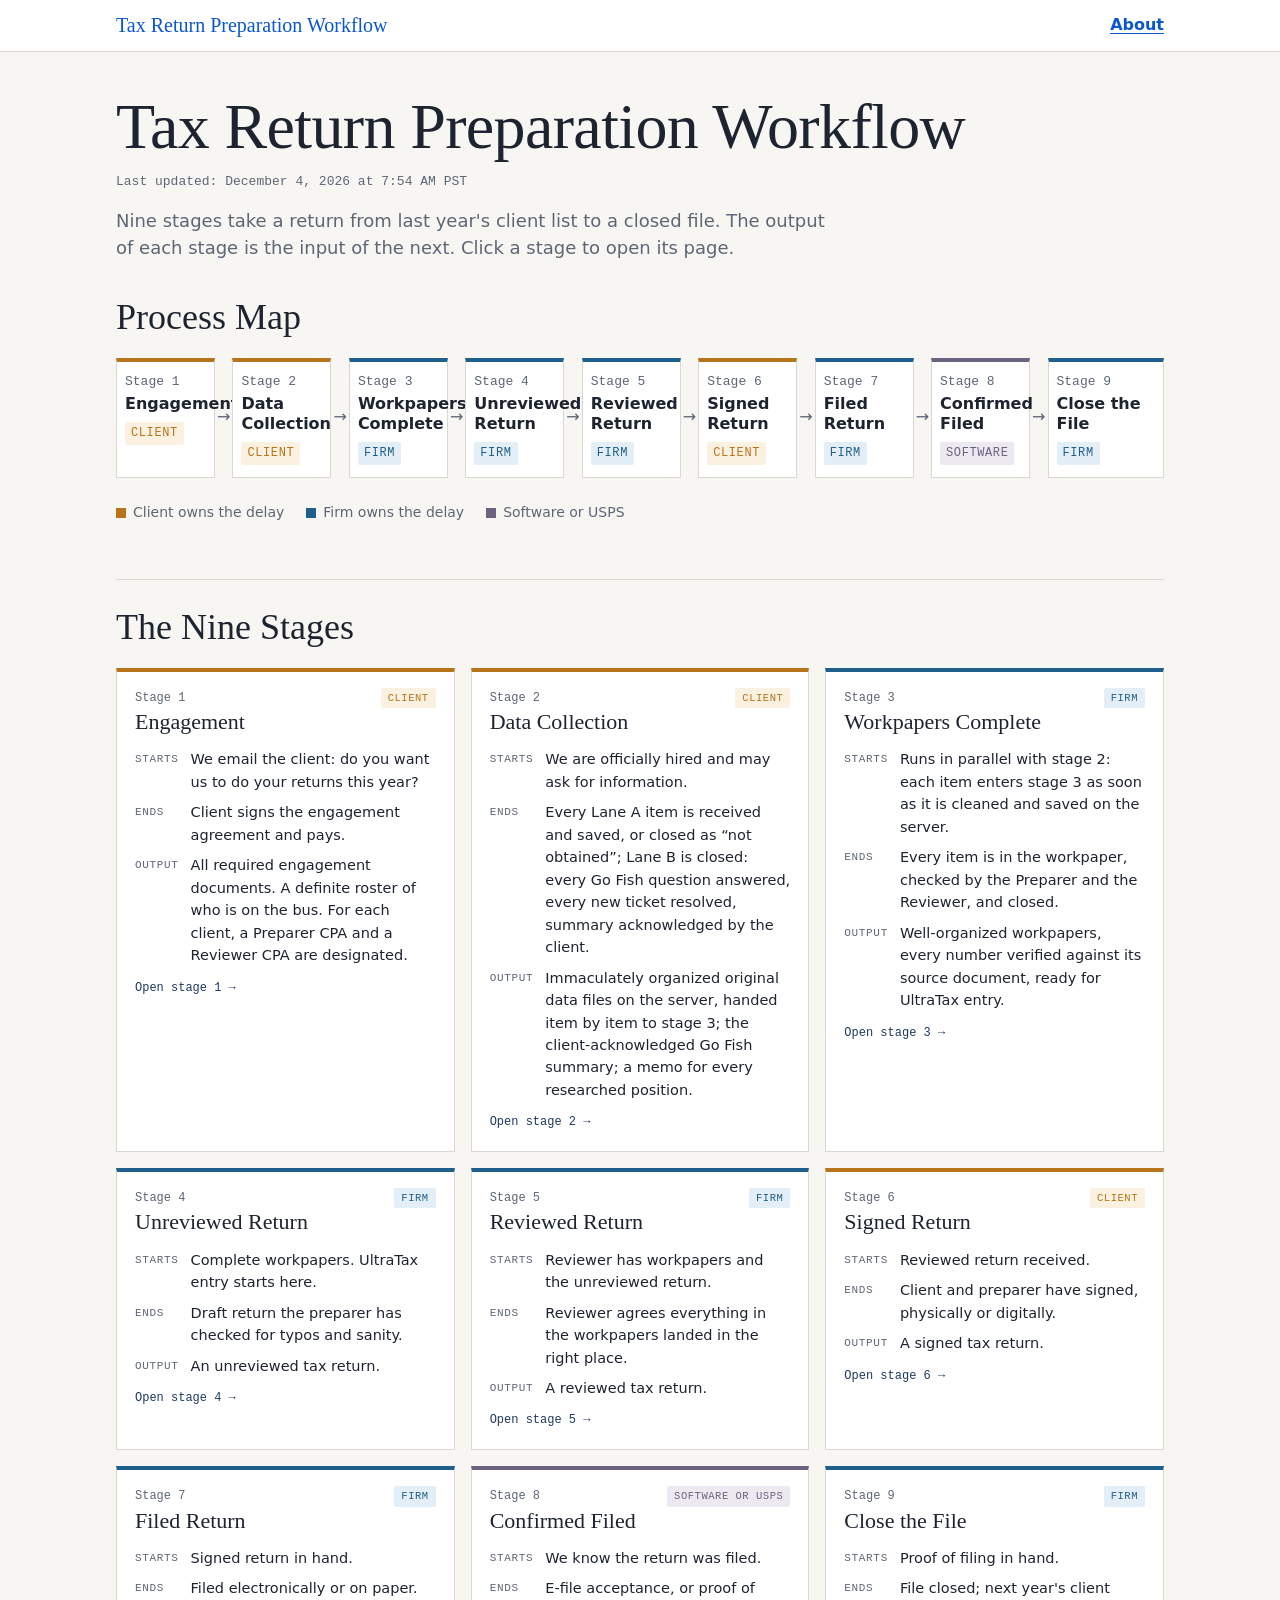
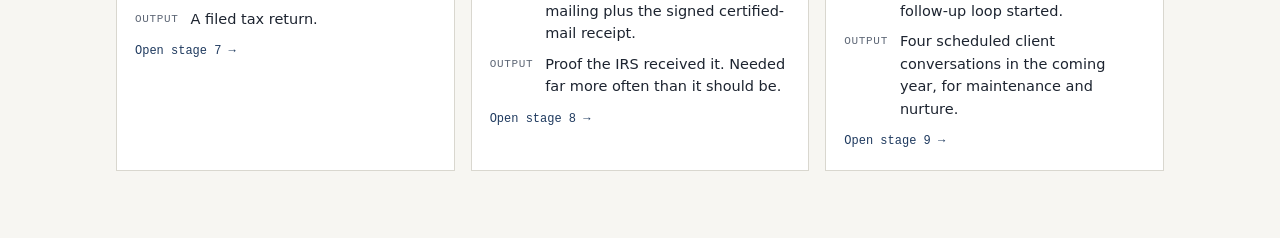
<file: index.html>
<!doctype html>
<html lang="en">
<head>
<meta charset="utf-8">
<meta name="viewport" content="width=device-width, initial-scale=1">
<title>Tax Return Preparation Workflow</title>
<link rel="stylesheet" href="assets/site.css?v=7">
</head>
<body data-stage="0" data-root="">
<header class="topbar"><div class="in"><a class="brand" href="./">Tax Return Preparation Workflow</a><nav aria-label="Main"><a href="about/">About</a></nav></div></header>

<div class="wrap">
  <h1>Tax Return Preparation Workflow</h1>
  <p class="updated" id="updated">Last updated:</p>
  <p class="lede">Nine stages take a return from last year's client list to a closed file. The output of each stage is the input of the next. Click a stage to open its page.</p>

  <section id="chain" style="margin-top:36px;border-top:0;padding-top:0">
    <h2>Process Map</h2>
    <div class="chain-scroll"><div class="chain" id="chainRow"></div></div>
    <div class="legend">
      <span class="client">Client owns the delay</span>
      <span class="firm">Firm owns the delay</span>
      <span class="third">Software or USPS</span>
    </div>
  </section>

  <section id="stages">
    <h2>The Nine Stages</h2>
    <div class="cards" id="cards"></div>
  </section>
</div>

<script src="assets/stages.js?v=7"></script>
<script>
document.getElementById('cards').innerHTML = STAGES.map(s=>`
  <article class="card ${s.cls}">
    <header><span class="n">Stage ${s.n}</span><span class="pill">${s.owner}</span></header>
    <h3>${s.name}</h3>
    <dl><dt>Starts</dt><dd>${s.start}</dd><dt>Ends</dt><dd>${s.end}</dd><dt>Output</dt><dd>${s.output}</dd></dl>
    <a class="open" href="${stageHref(s)}">Open stage ${s.n} →</a>
  </article>`).join('');
</script>
</body>
</html>
</file>
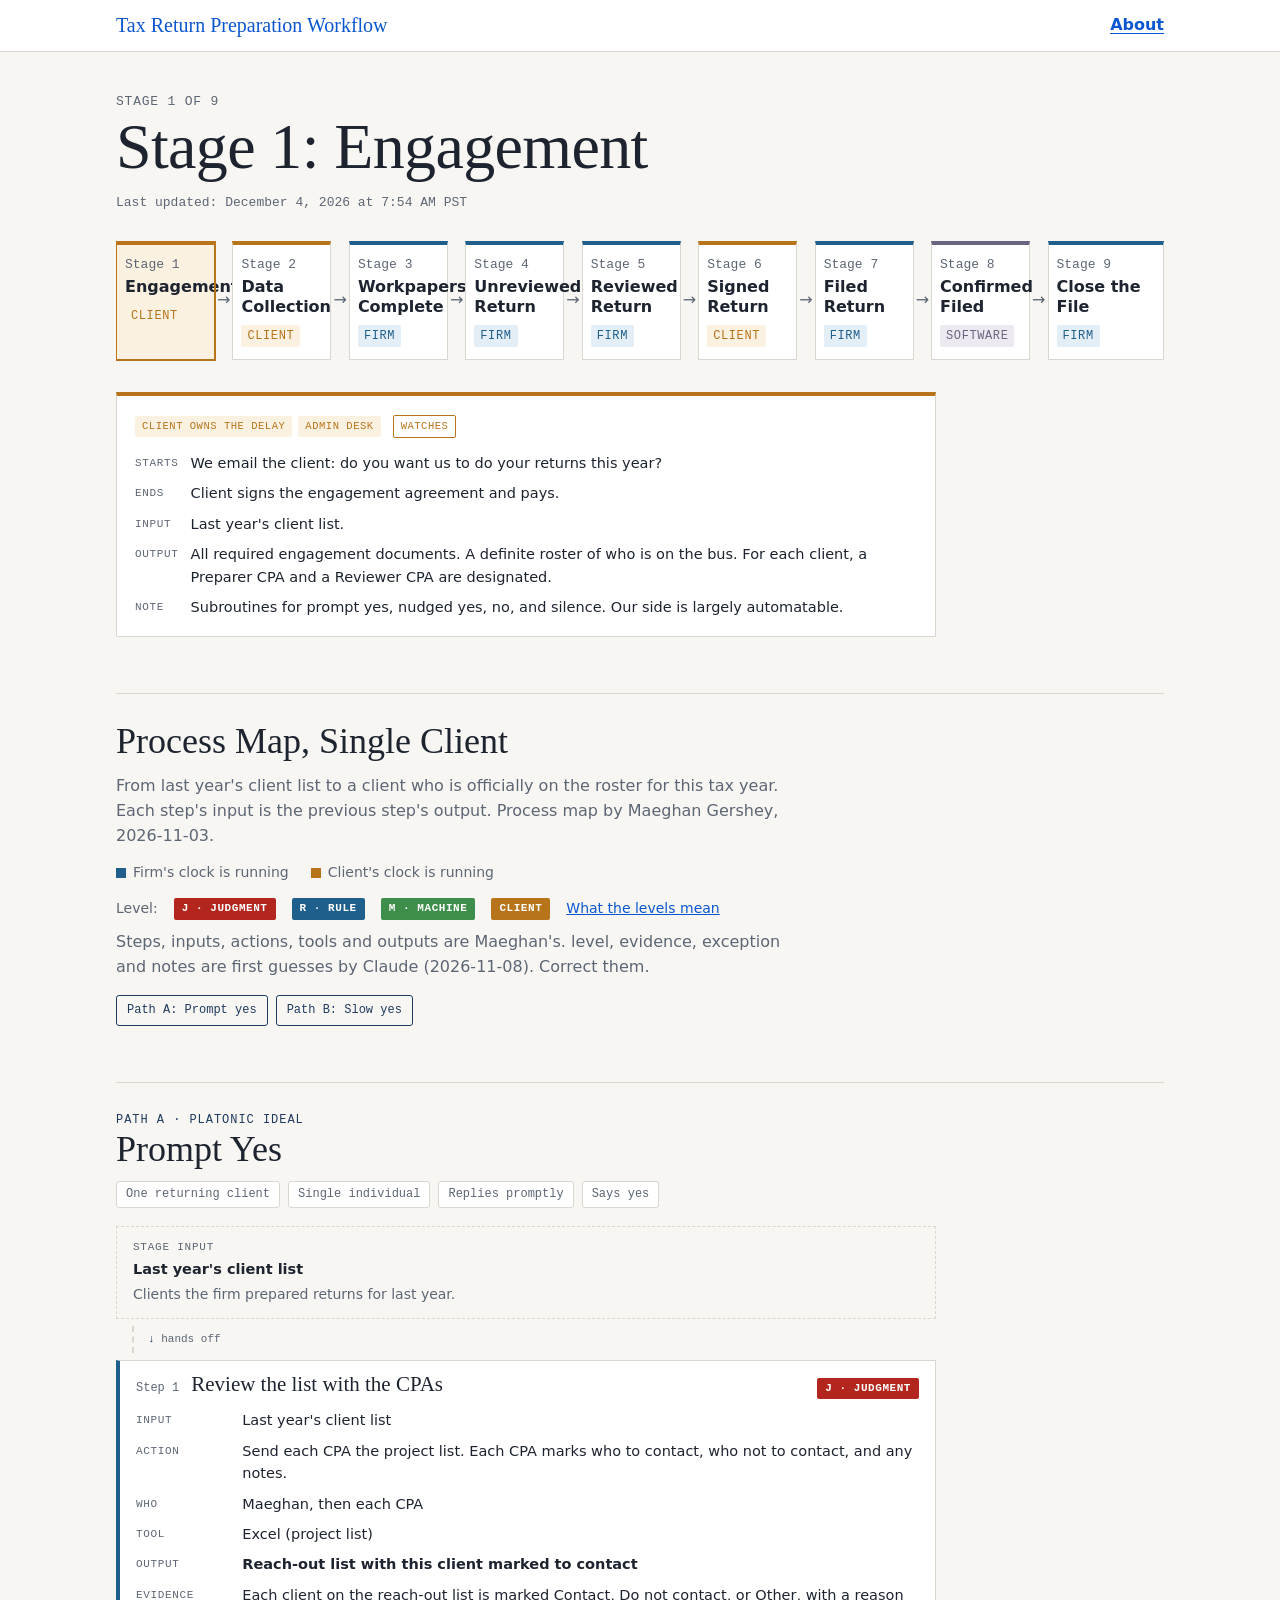
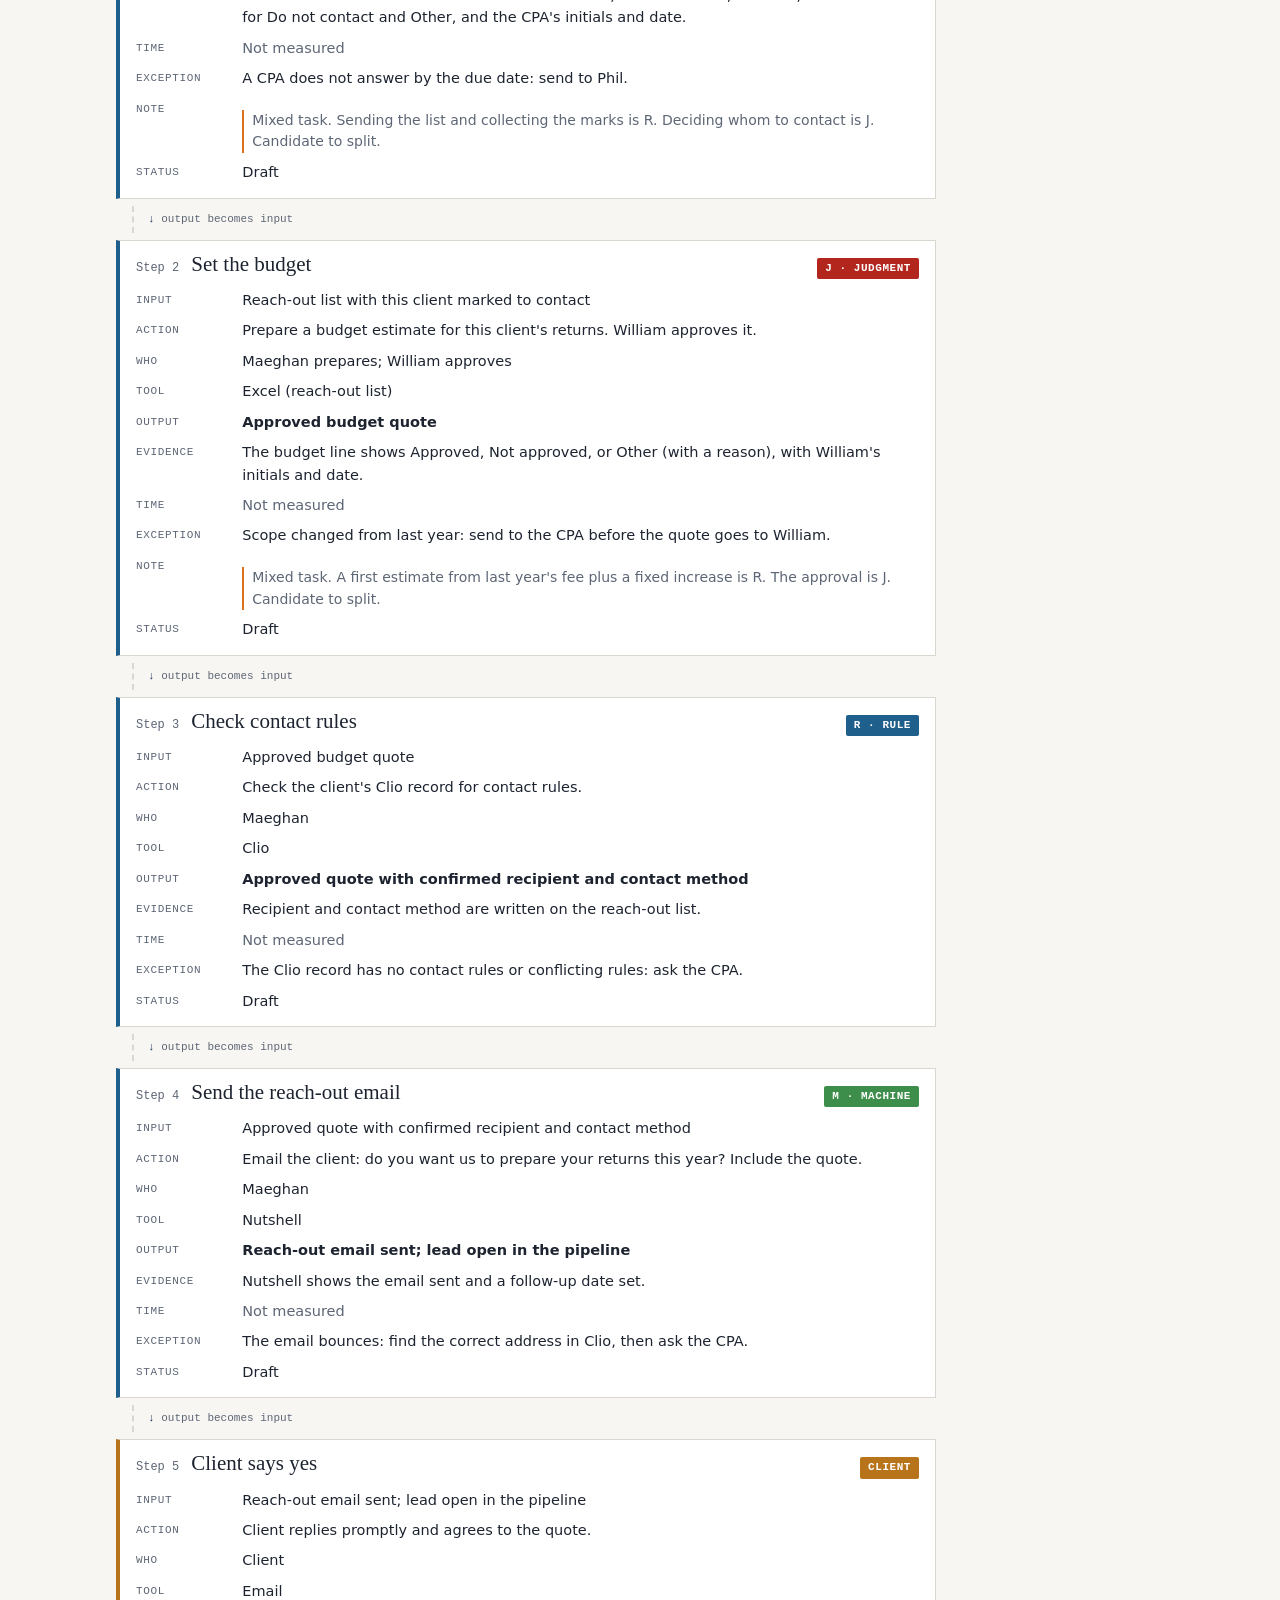
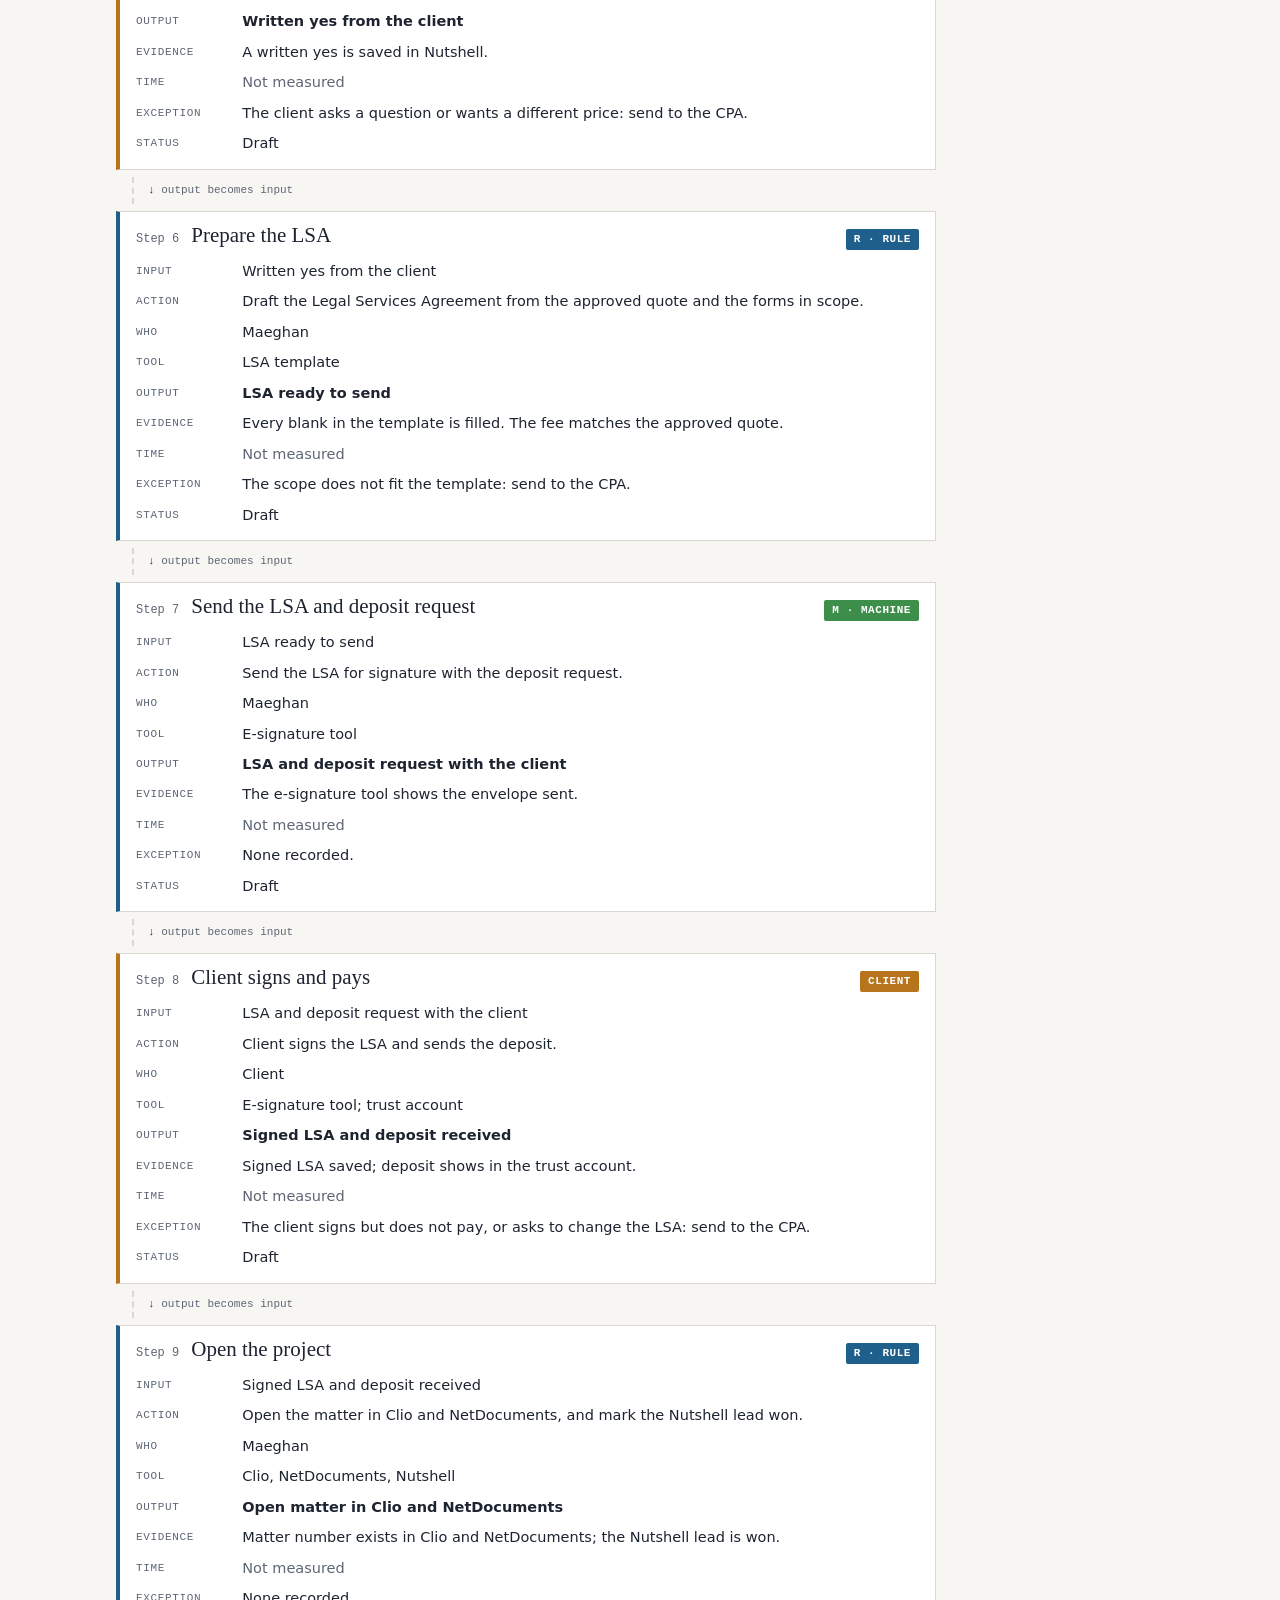
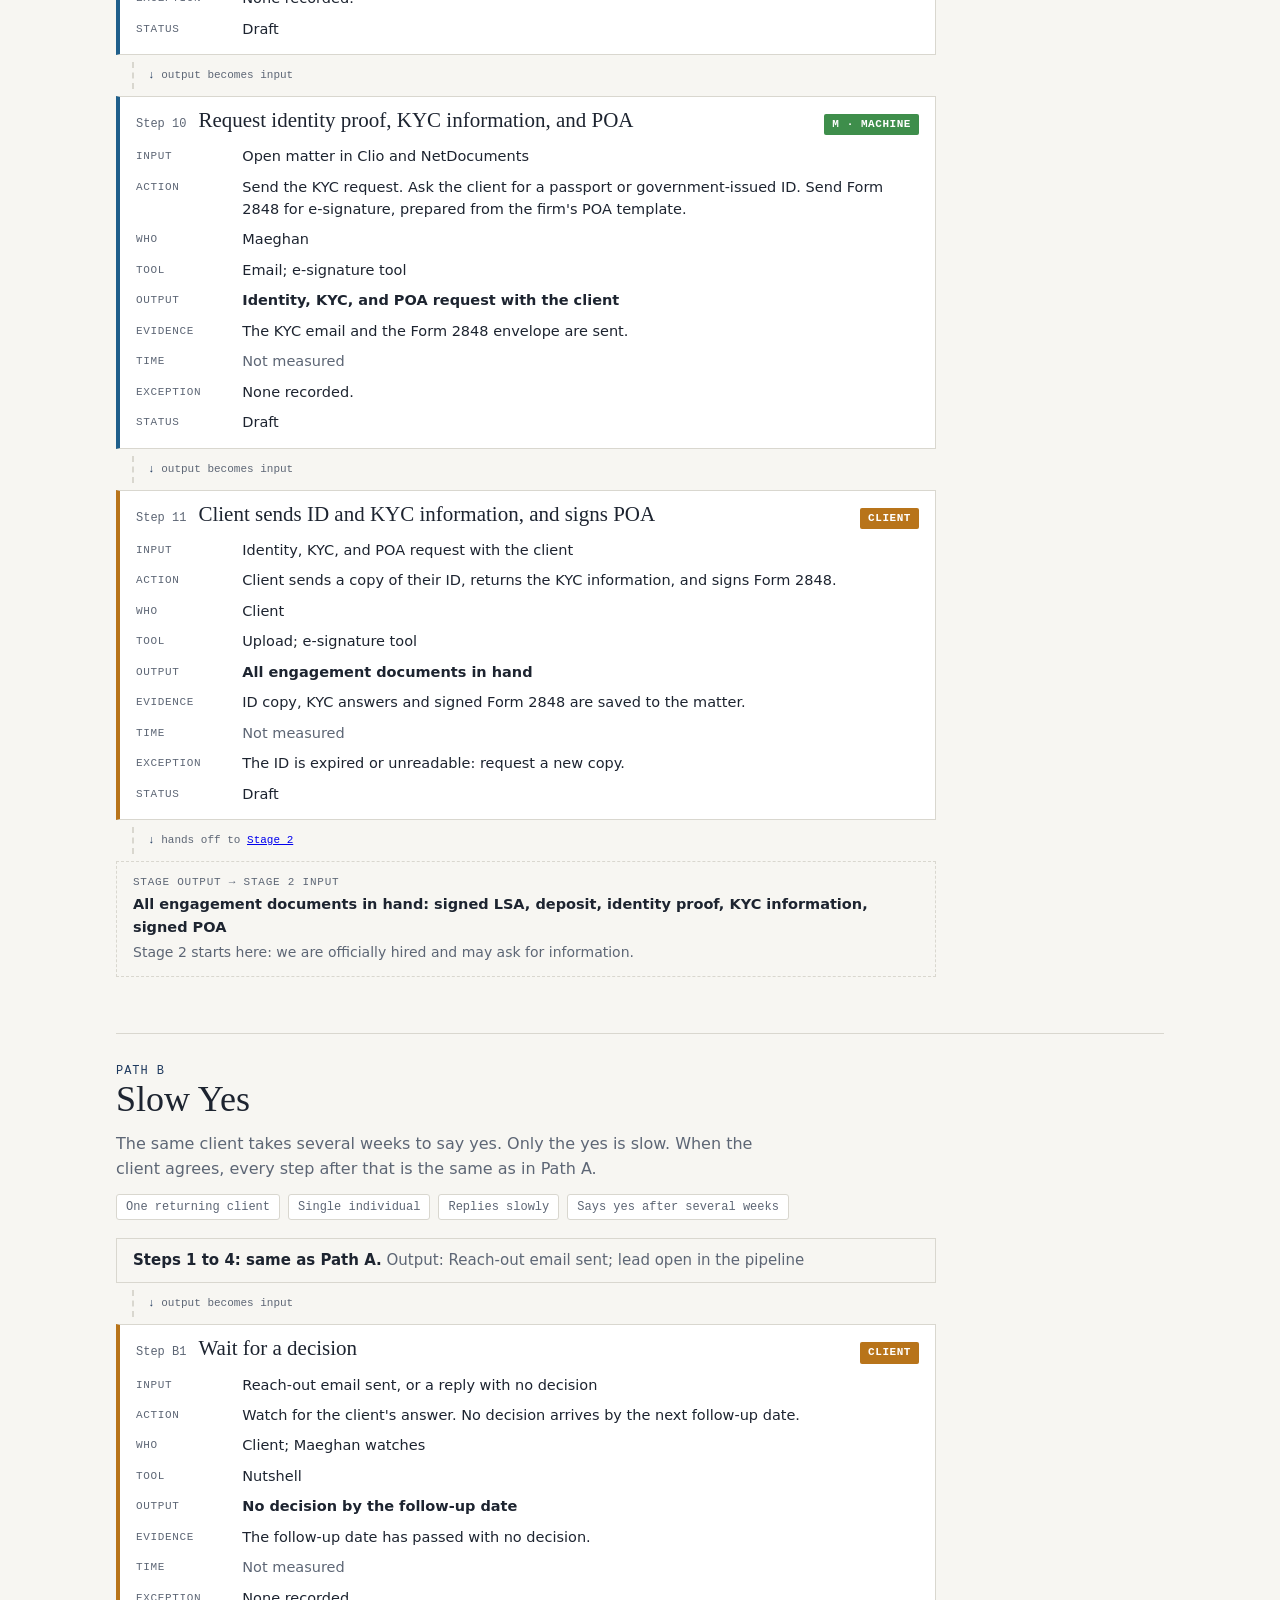
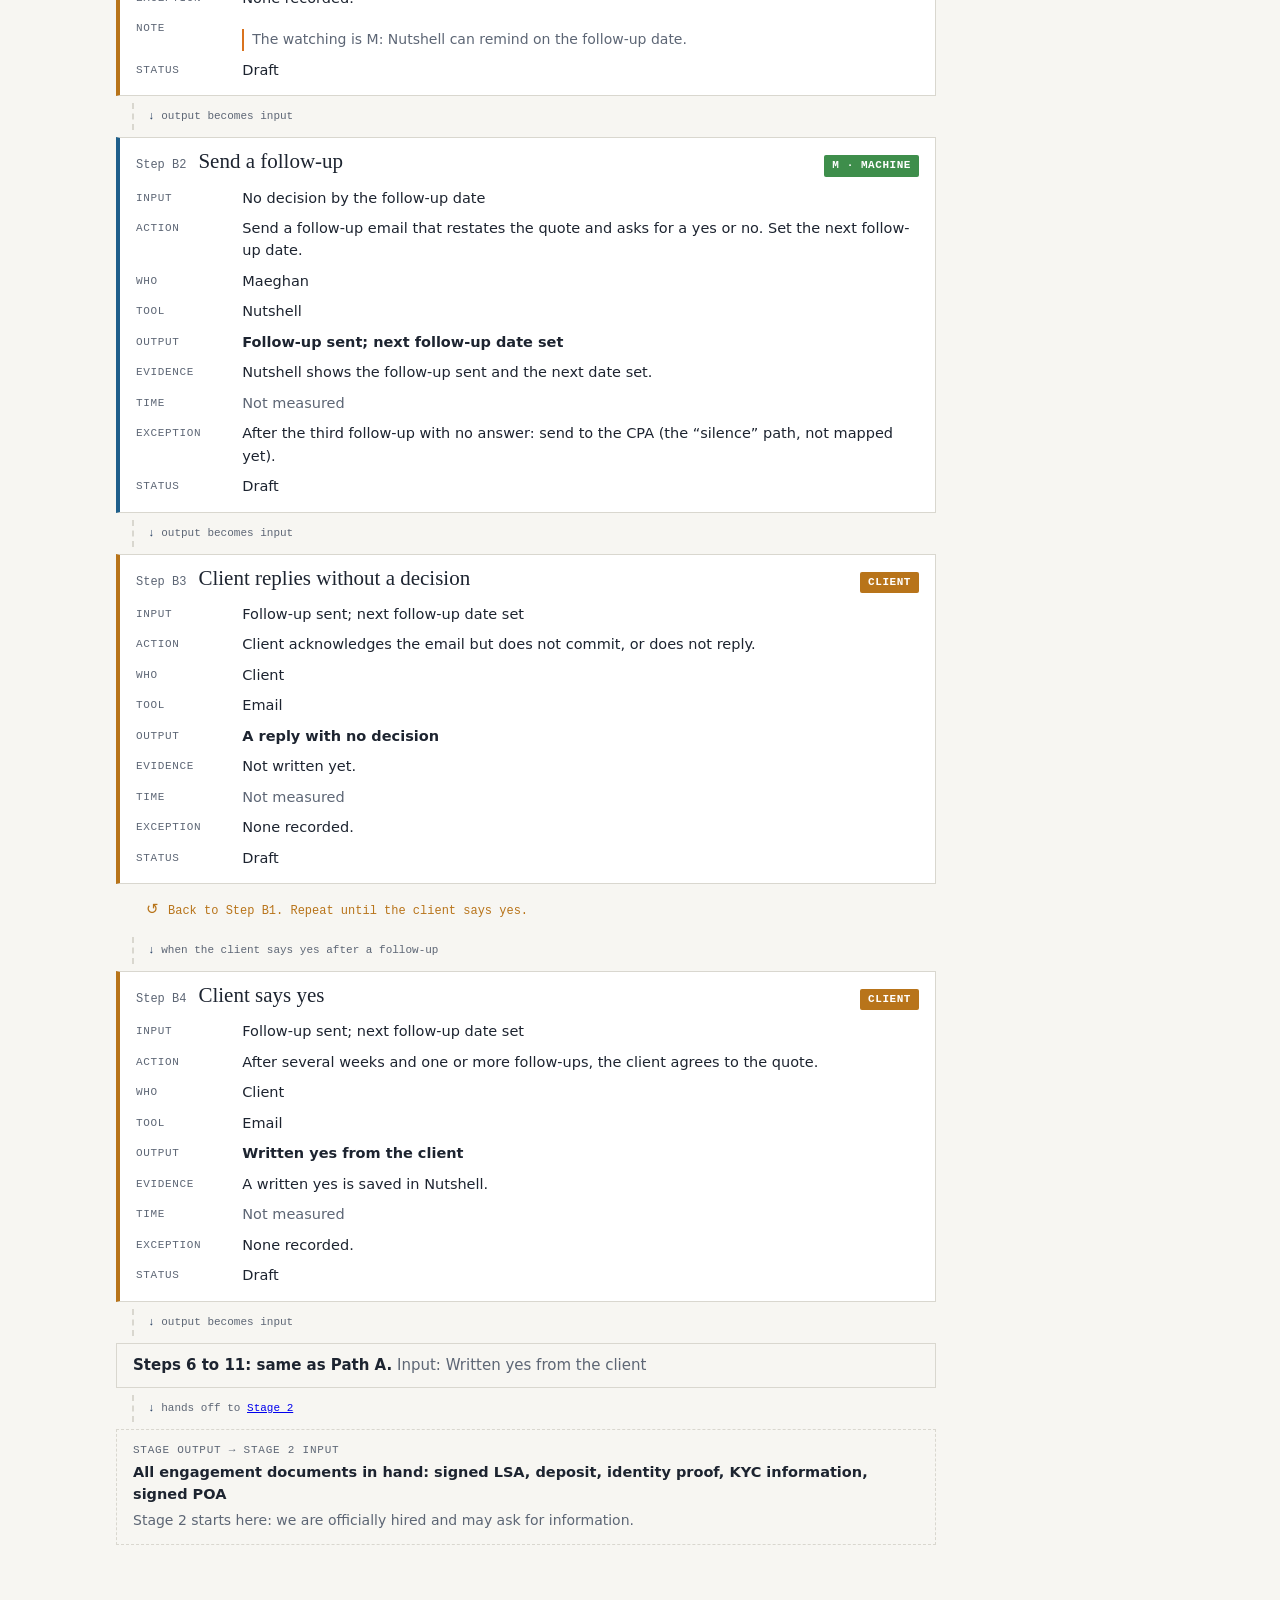
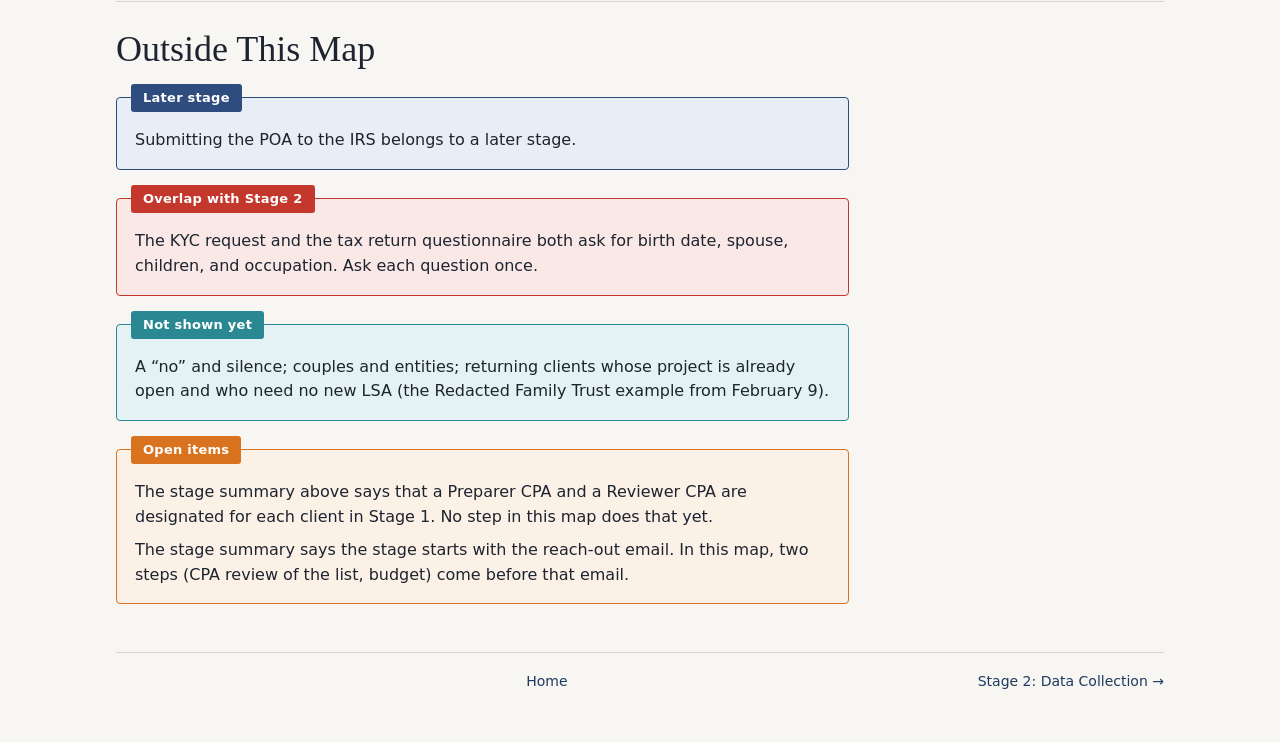
<file: 1-engagement/index.html>
<!doctype html>
<html lang="en">
<head>
<meta charset="utf-8">
<meta name="viewport" content="width=device-width, initial-scale=1">
<title>Stage 1: Engagement</title>
<link rel="stylesheet" href="../assets/site.css?v=7">
</head>
<body data-stage="1" data-root="../">
<header class="topbar"><div class="in"><a class="brand" href="../">Tax Return Preparation Workflow</a><nav aria-label="Main"><a href="../about/">About</a></nav></div></header>

<div class="wrap">
  <p class="stageof">Stage 1 of 9</p>
  <h1 id="stageTitle">Stage 1: Engagement</h1>
  <p class="updated" id="updated">Last updated:</p>

  <div class="chain-scroll" style="margin-top:28px"><div class="chain" id="chainRow"></div></div>
  <div id="stageSummary"></div>

  <section id="map">
    <h2>Process Map, Single Client</h2>
    <p class="prose" style="color:var(--muted)">From last year's client list to a client who is officially on the roster for this tax year. Each step's input is the previous step's output. Process map by Maeghan Gershey, 2026-11-03.</p>
    <div class="legend">
      <span class="firm">Firm's clock is running</span>
      <span class="client">Client's clock is running</span>
    </div>
    <div id="levelKey"></div>
    <p class="prose" style="color:var(--muted);margin-top:10px">Steps, inputs, actions, tools and outputs are Maeghan's. level, evidence, exception and notes are first guesses by Claude (2026-11-08). Correct them.</p>
    <nav class="tabs" aria-label="Paths"><a href="#pathA">Path A: Prompt yes</a><a href="#pathB">Path B: Slow yes</a></nav>
  </section>

  <section id="pathA">
    <p class="eyebrow">Path A · Platonic Ideal</p>
    <h2>Prompt Yes</h2>
    <div class="chips"><span class="chip">One returning client</span><span class="chip">Single individual</span><span class="chip">Replies promptly</span><span class="chip">Says yes</span></div>
    <ol class="chain1" id="chainA"></ol>
  </section>

  <section id="pathB">
    <p class="eyebrow">Path B</p>
    <h2>Slow Yes</h2>
    <p class="prose" style="color:var(--muted)">The same client takes several weeks to say yes. Only the yes is slow. When the client agrees, every step after that is the same as in Path A.</p>
    <div class="chips"><span class="chip">One returning client</span><span class="chip">Single individual</span><span class="chip">Replies slowly</span><span class="chip">Says yes after several weeks</span></div>
    <ol class="chain1" id="chainB"></ol>
  </section>

  <section id="notes">
    <h2>Outside This Map</h2>
    <div class="box def" data-label="Later stage">
      <p>Submitting the POA to the IRS belongs to a later stage.</p>
    </div>
    <div class="box warn" data-label="Overlap with Stage 2">
      <p>The KYC request and the tax return questionnaire both ask for birth date, spouse, children, and occupation. Ask each question once.</p>
    </div>
    <div class="box check" data-label="Not shown yet">
      <p>A “no” and silence; couples and entities; returning clients whose project is already open and who need no new LSA (the Redacted Family Trust example from February 9).</p>
    </div>
    <div class="box take" data-label="Open items">
      <p>The stage summary above says that a Preparer CPA and a Reviewer CPA are designated for each client in Stage 1. No step in this map does that yet.</p>
      <p>The stage summary says the stage starts with the reach-out email. In this map, two steps (CPA review of the list, budget) come before that email.</p>
    </div>
  </section>

  <nav class="pager" id="pager"></nav>
</div>

<script src="../assets/stages.js?v=7"></script>
<script src="../assets/cards.js?v=7"></script>
<script>
const START = {lab:"Stage input", text:"Last year's client list", sub:"Clients the firm prepared returns for last year."};
const END = {lab:"Stage output → Stage 2 input", text:"All engagement documents in hand: signed LSA, deposit, identity proof, KYC information, signed POA", sub:"Stage 2 starts here: we are officially hired and may ask for information."};
const toStage2 = {seam:'hands off to <a href="../2-data-collection/">Stage 2</a>'};
document.getElementById('levelKey').innerHTML = levelKey();
renderCards(document.getElementById('chainA'), [{bound:START},{seam:'hands off'}, ...CARDS.s1A, toStage2, {bound:END}]);
const B = CARDS.s1B;
renderCards(document.getElementById('chainB'), [
  {same:'<strong>Steps 1 to 4: same as Path A.</strong> Output: Reach-out email sent; lead open in the pipeline'},
  {seam:'output becomes input'}, B[0], B[1], B[2],
  {repeat:'Back to Step B1. Repeat until the client says yes.'},
  {seam:'when the client says yes after a follow-up'}, B[3],
  {seam:'output becomes input'},
  {same:'<strong>Steps 6 to 11: same as Path A.</strong> Input: Written yes from the client'},
  toStage2, {bound:END}]);
</script>
</body>
</html>
</file>
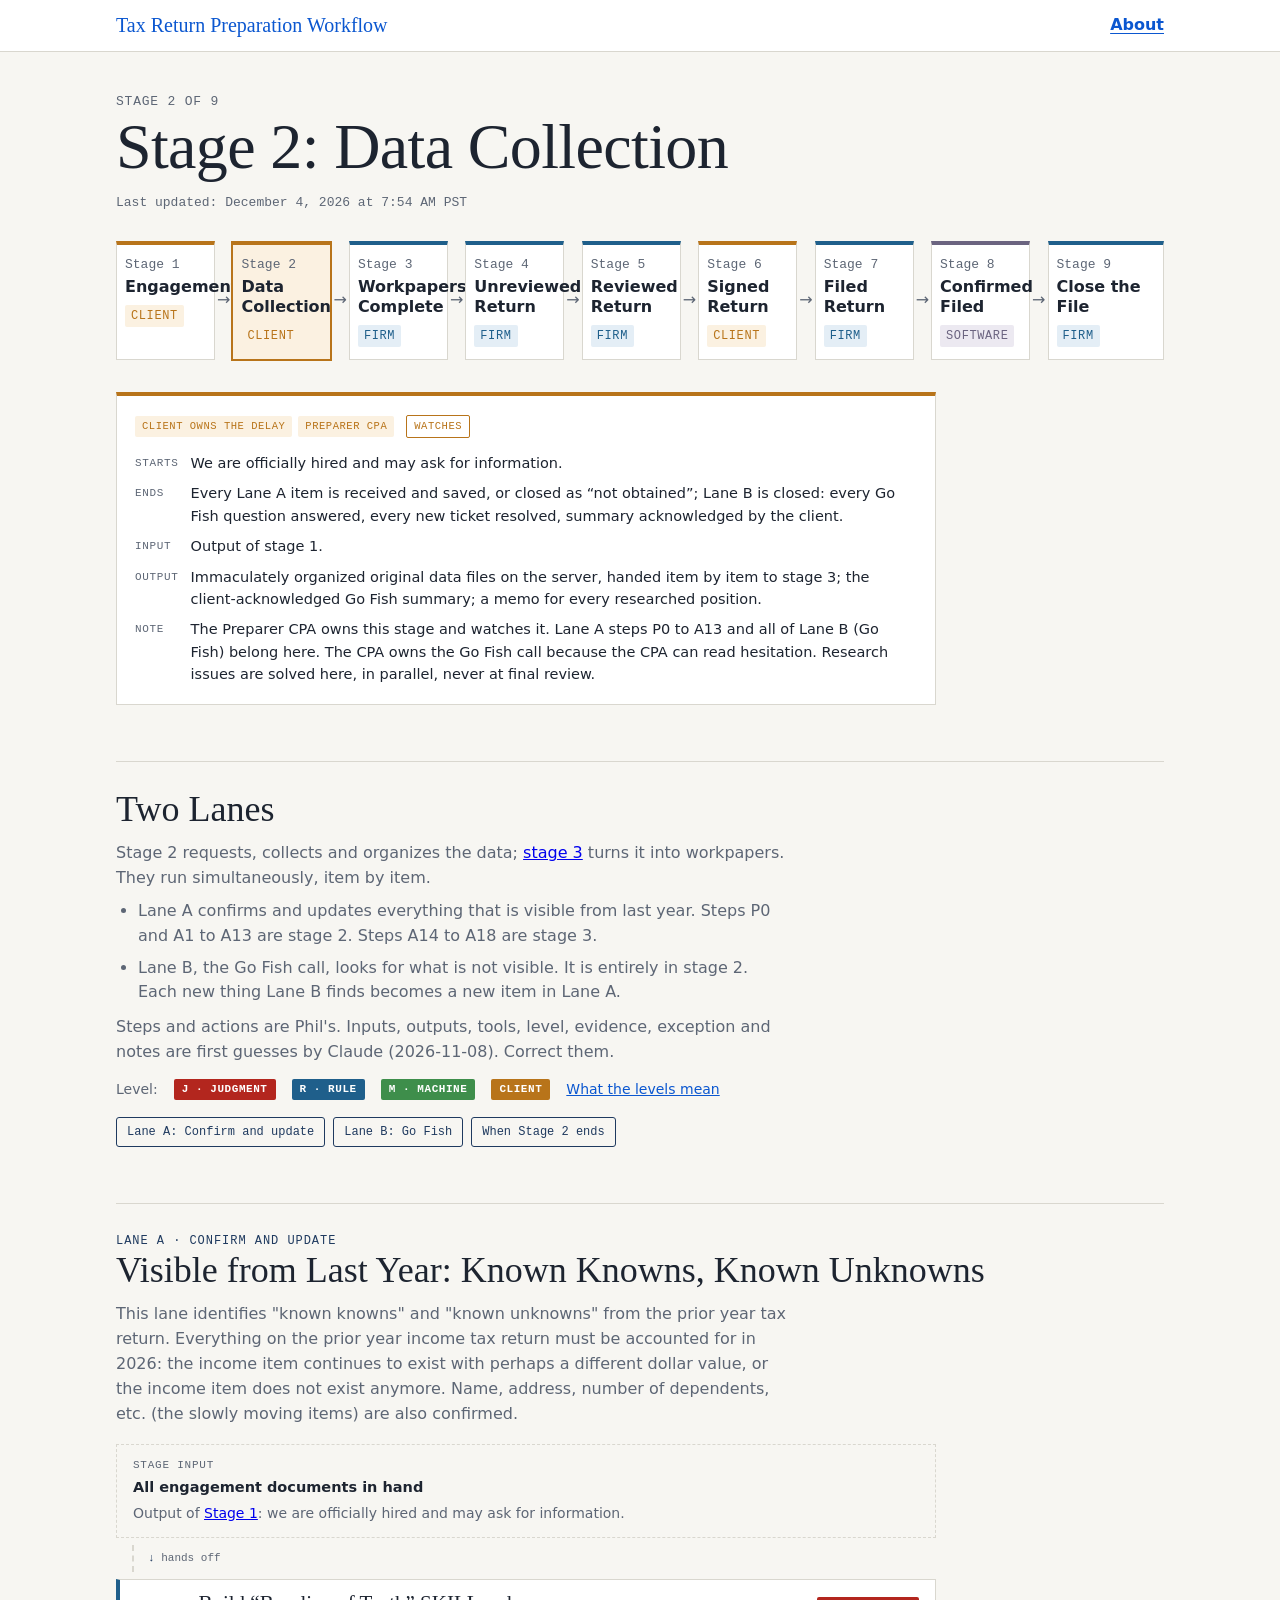
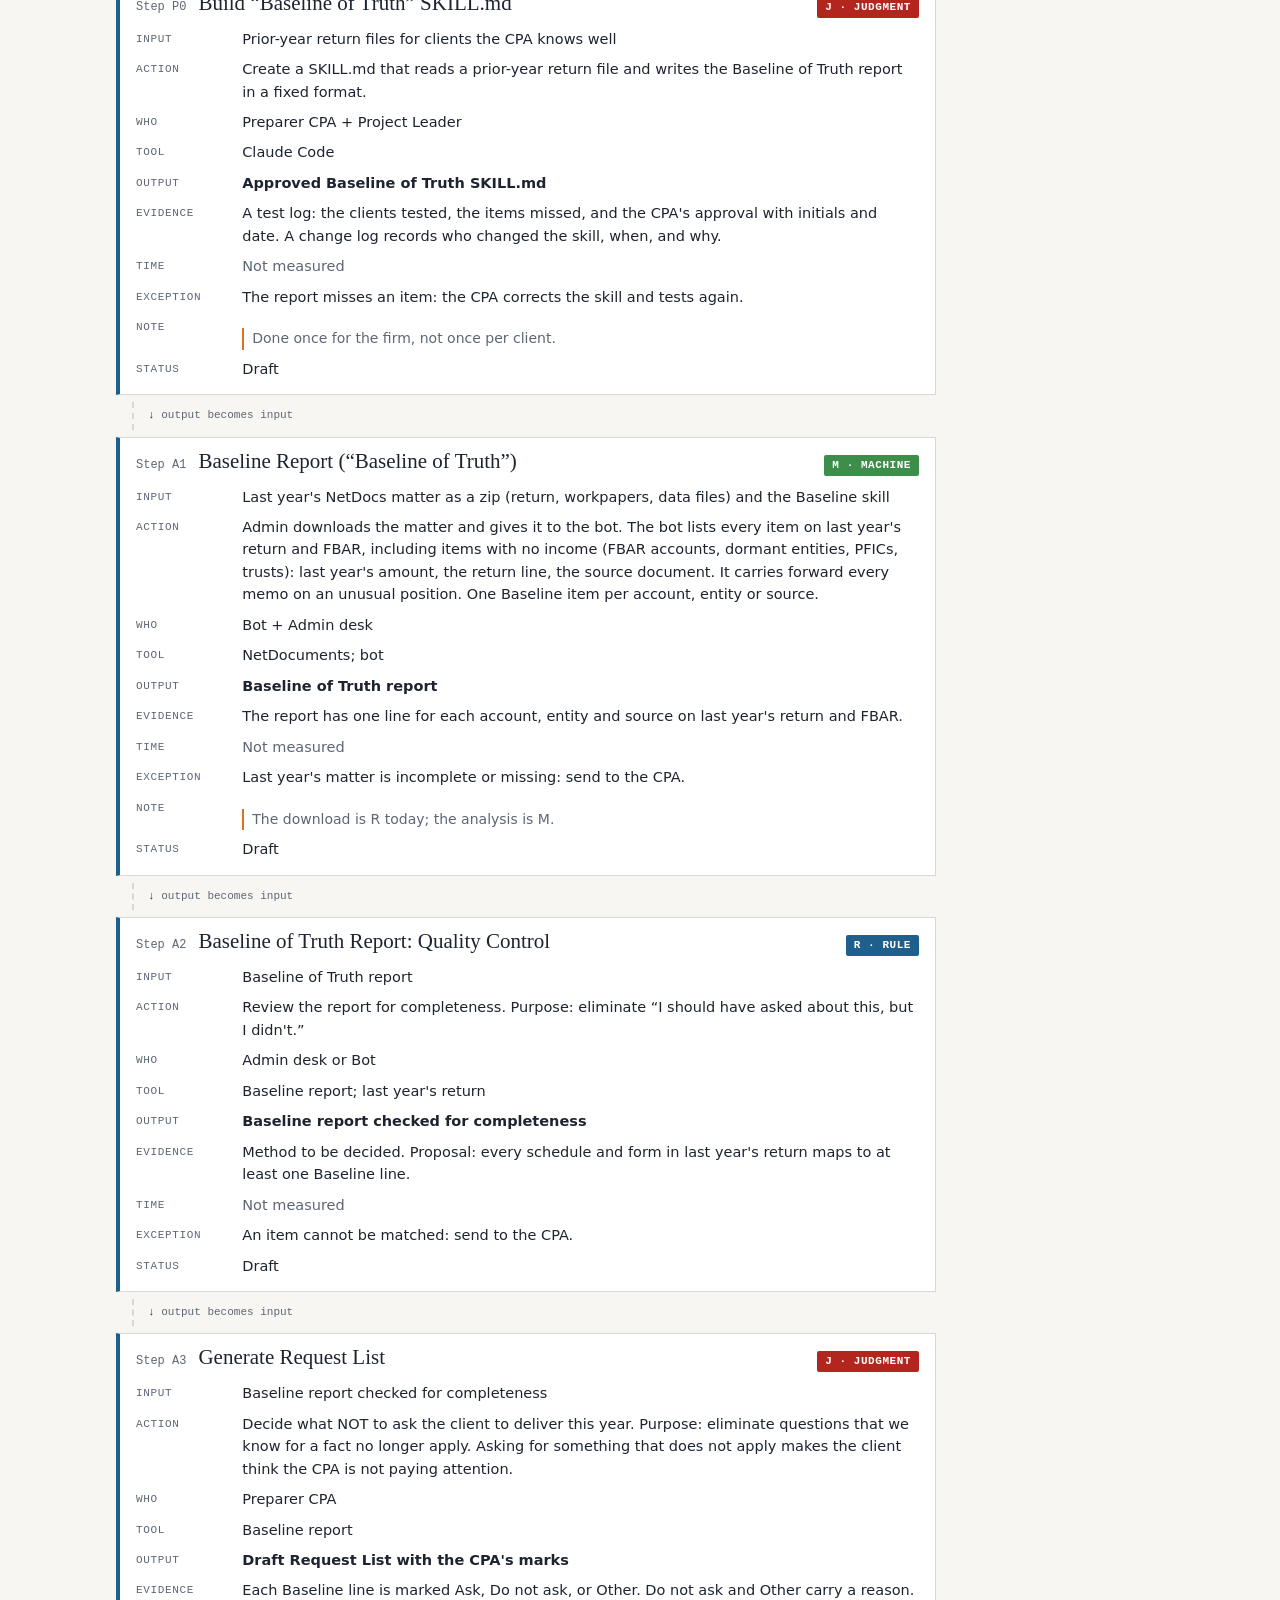
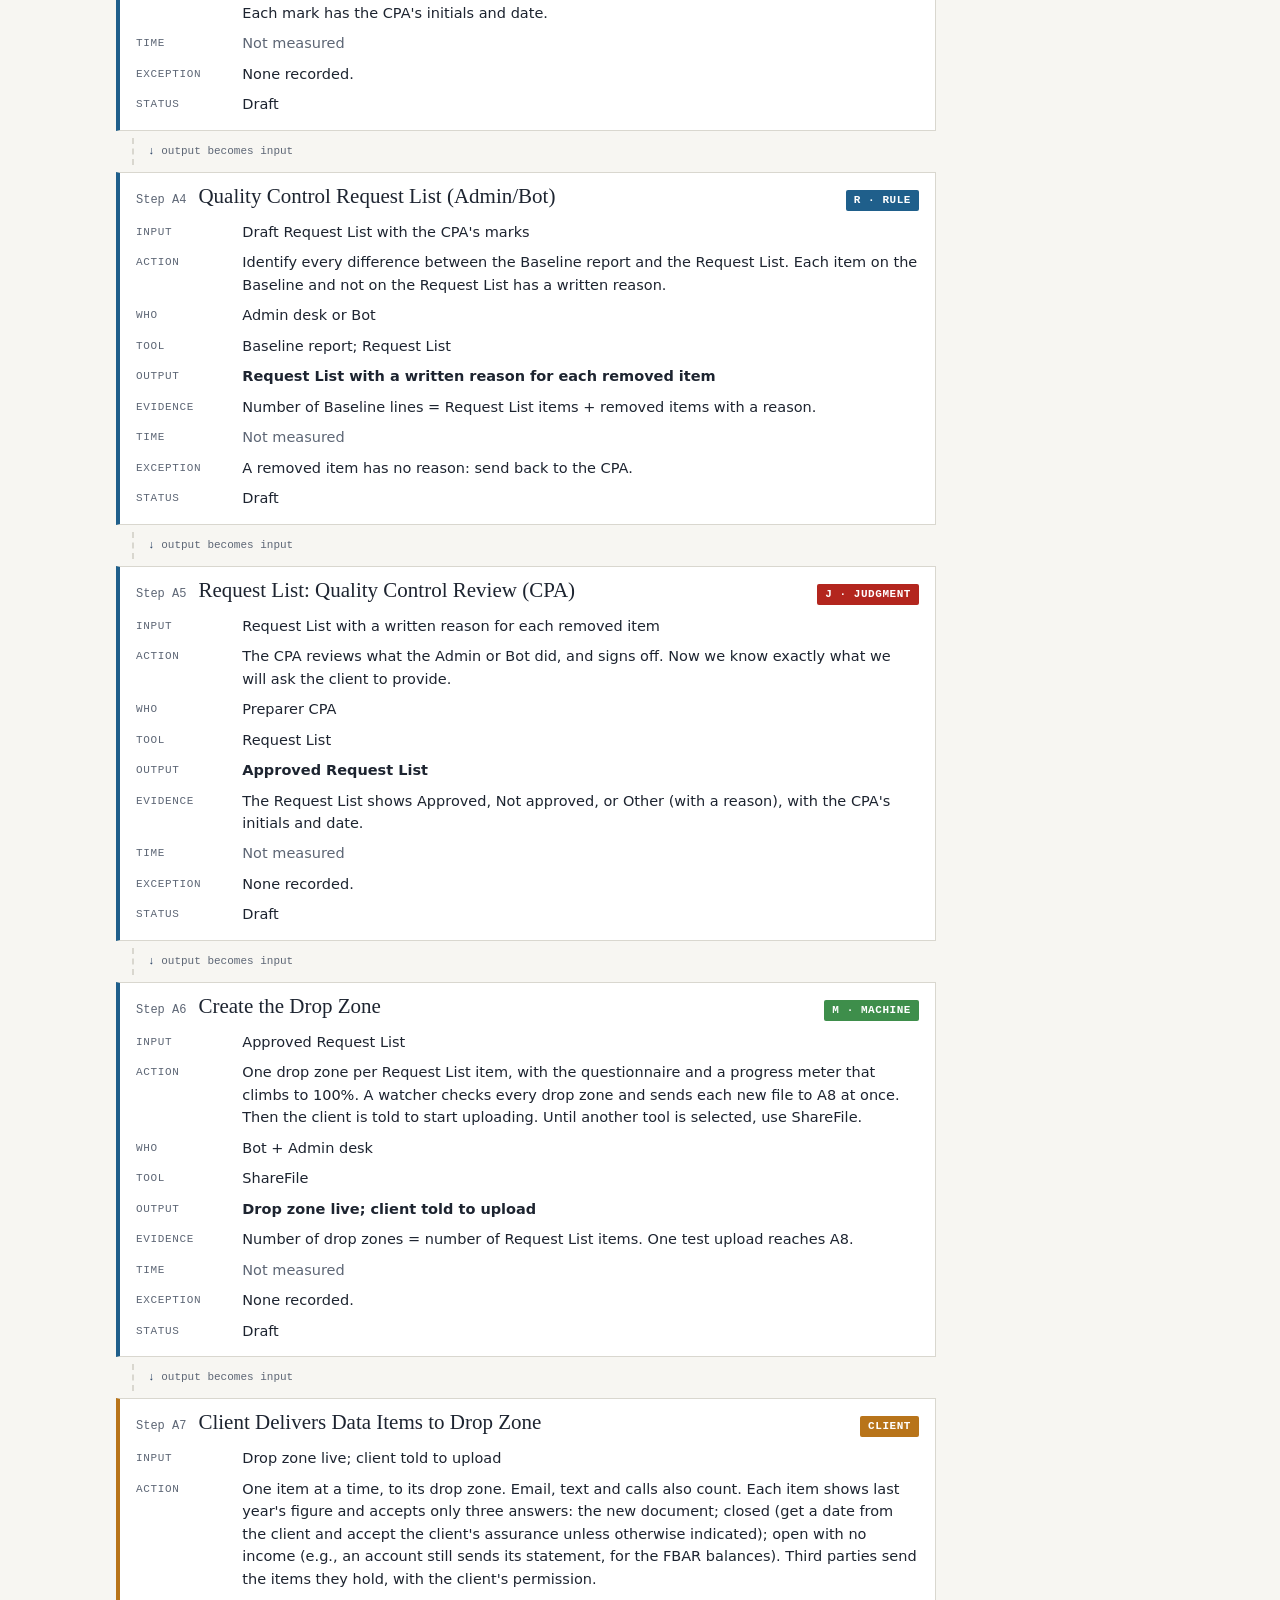
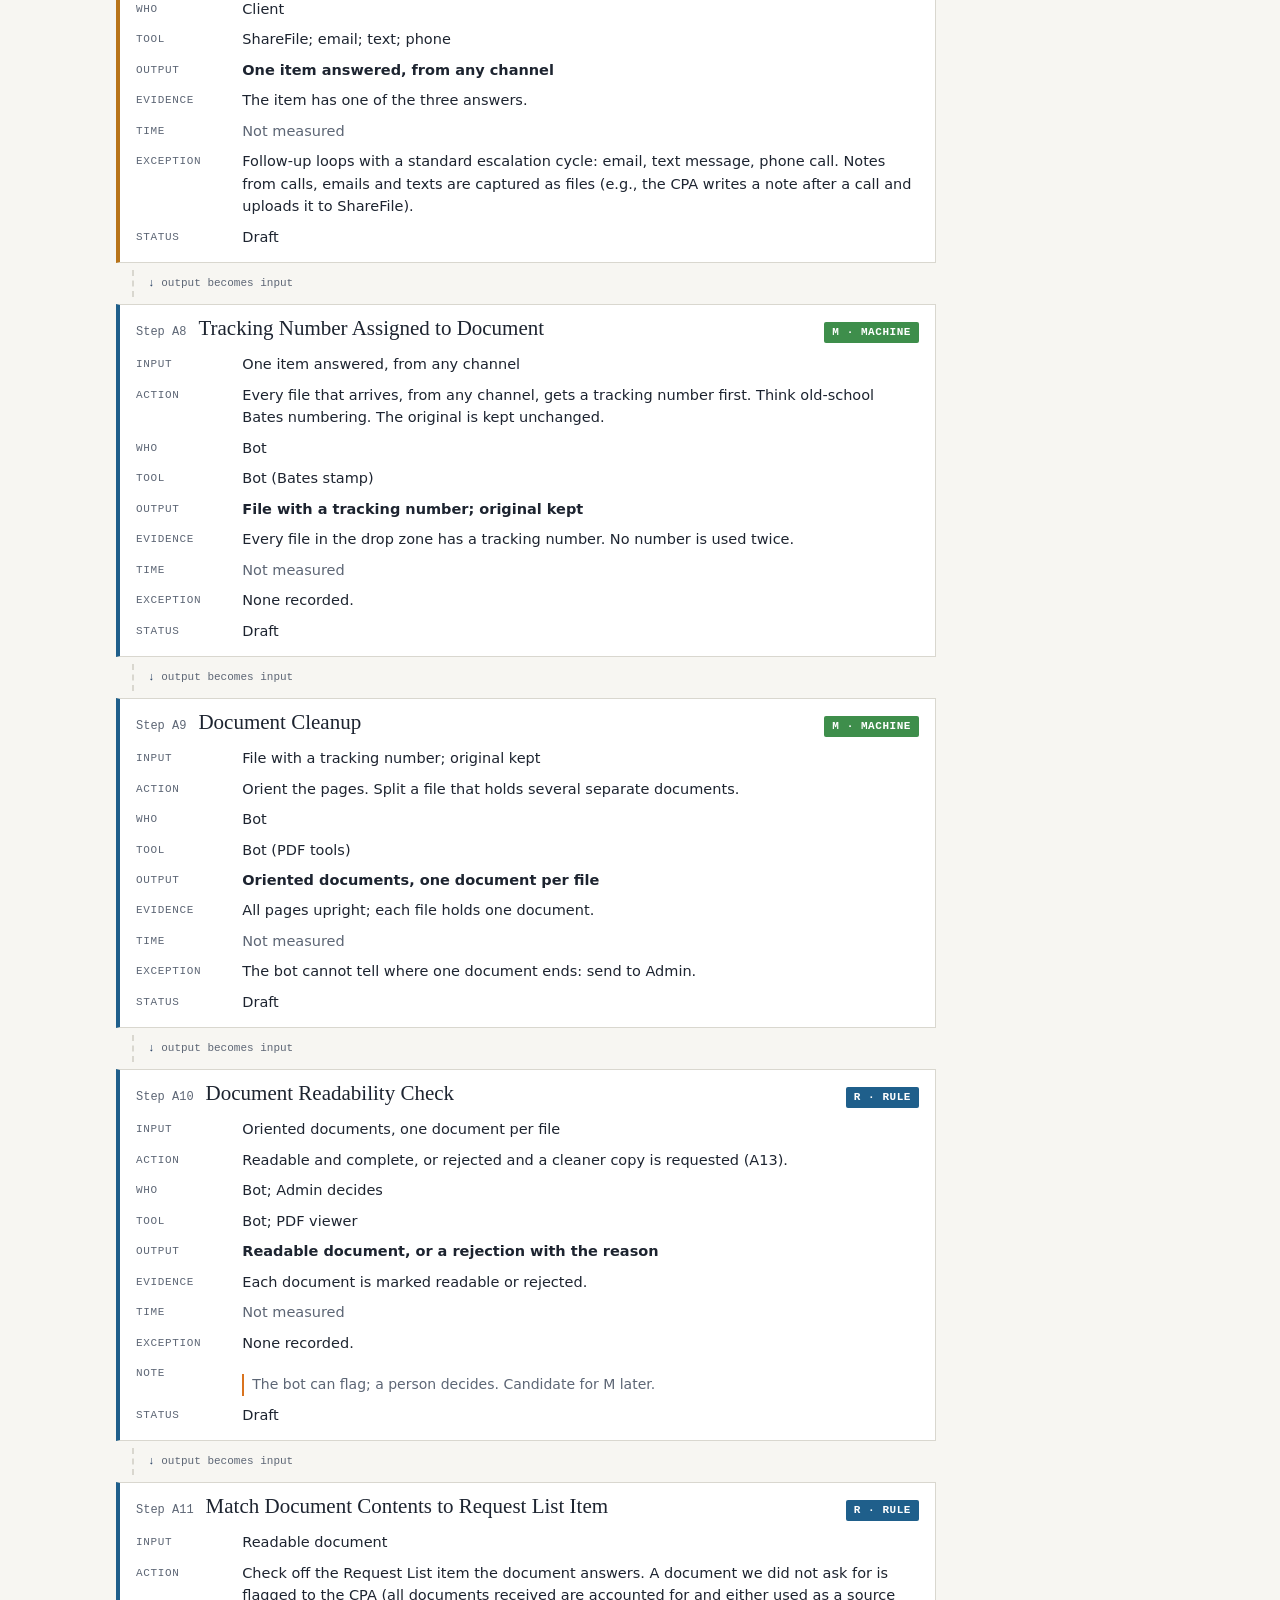
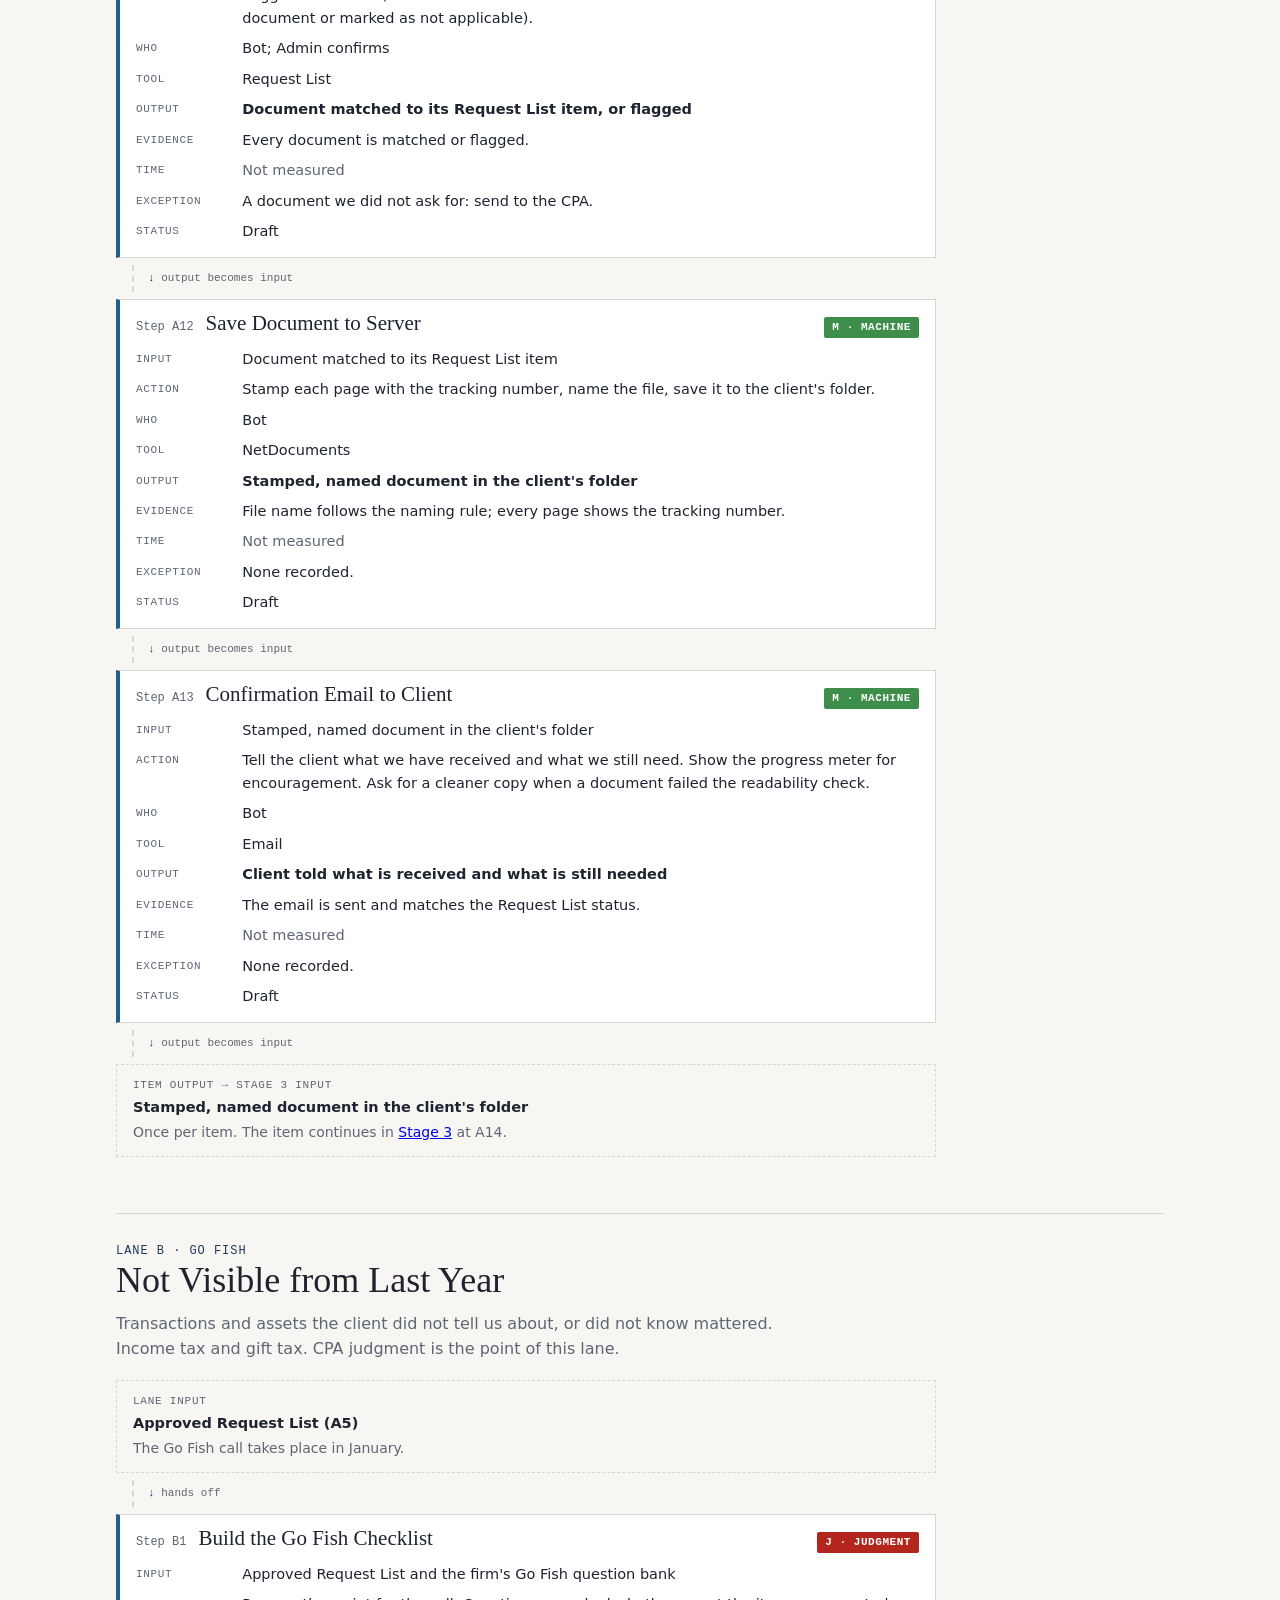
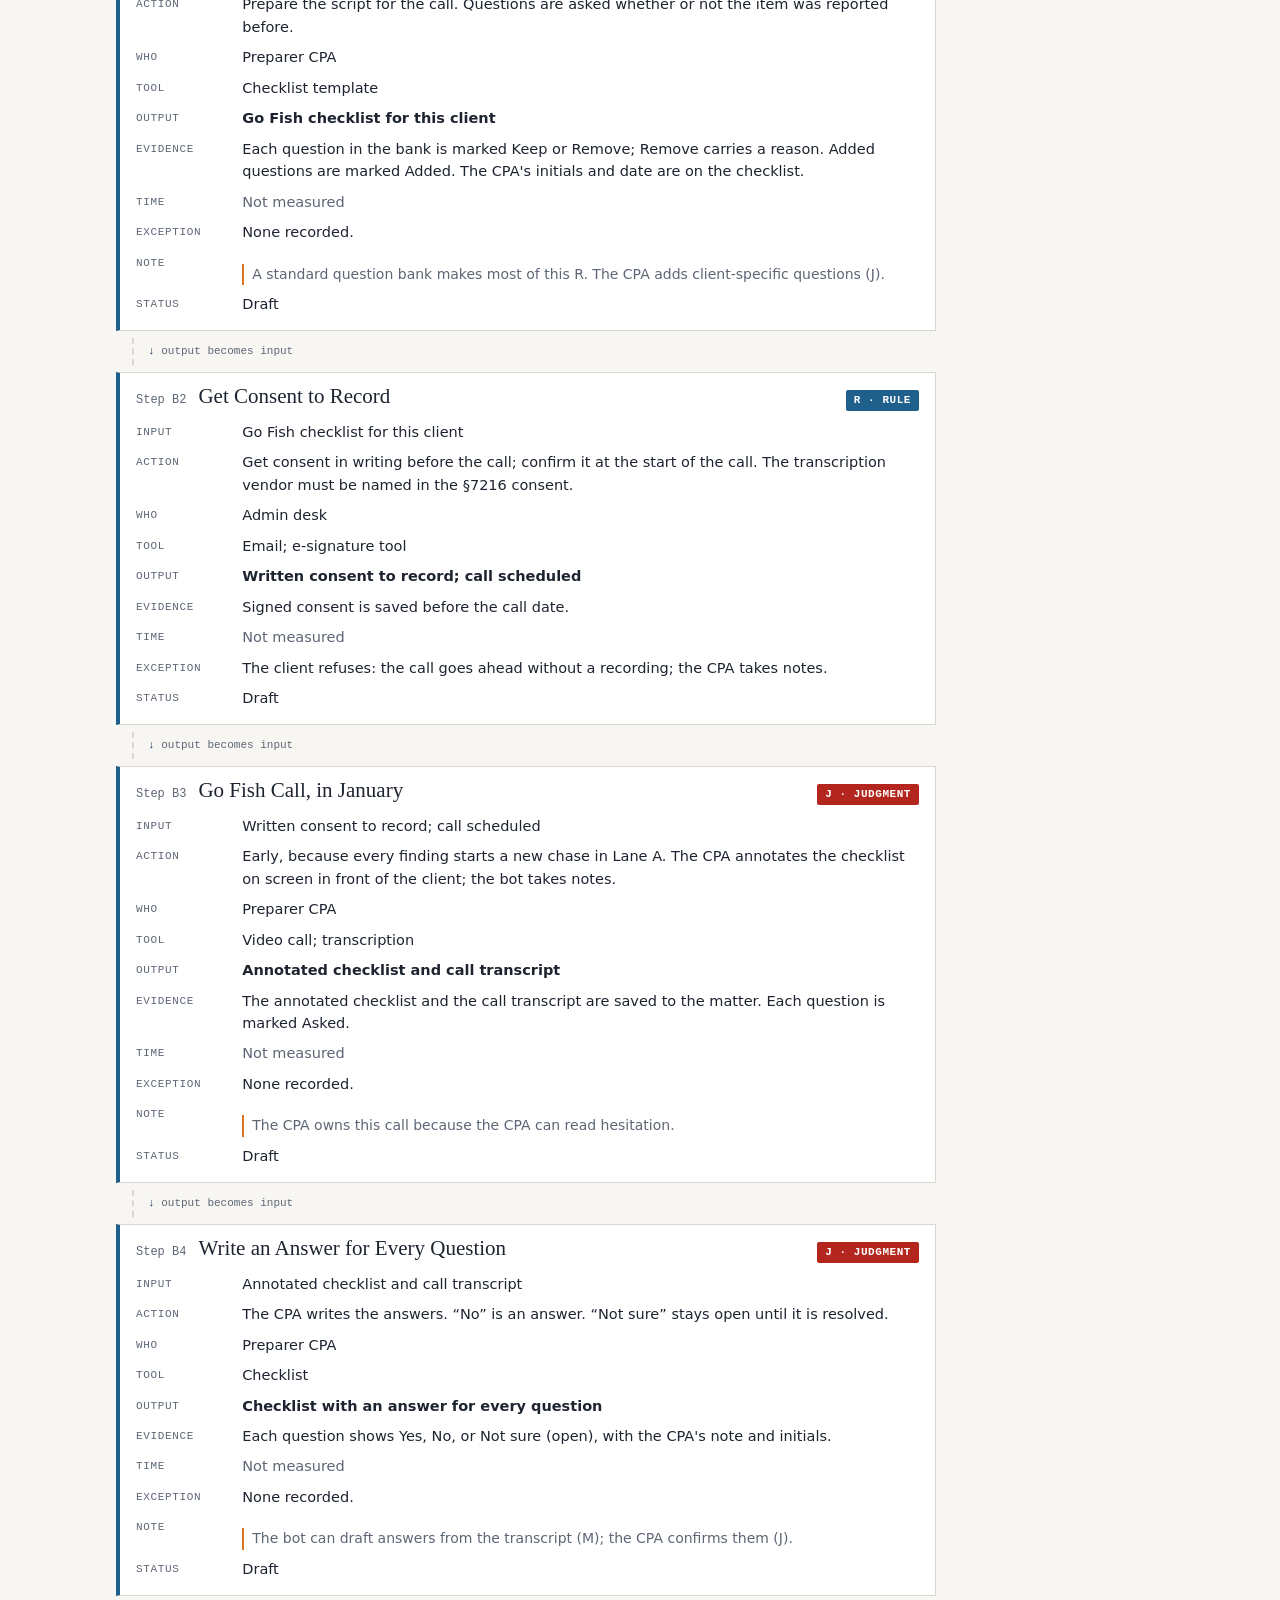
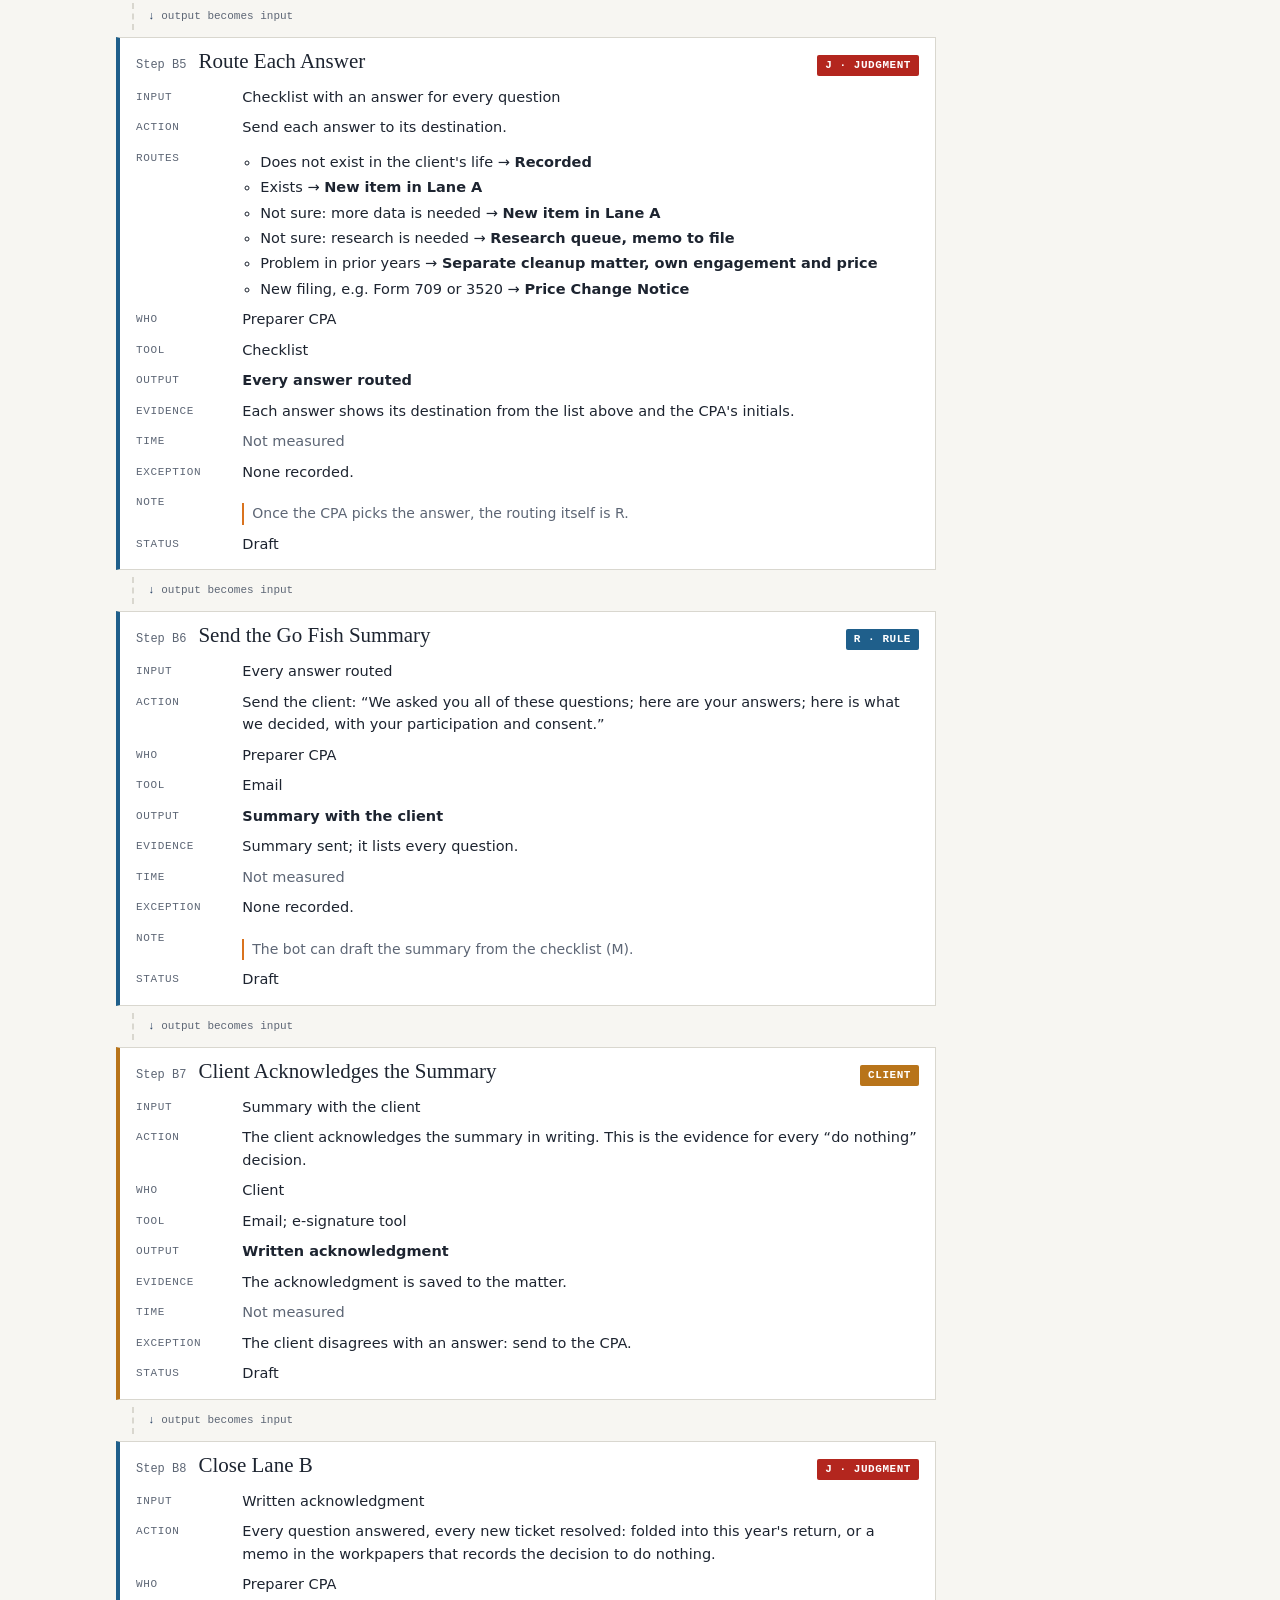
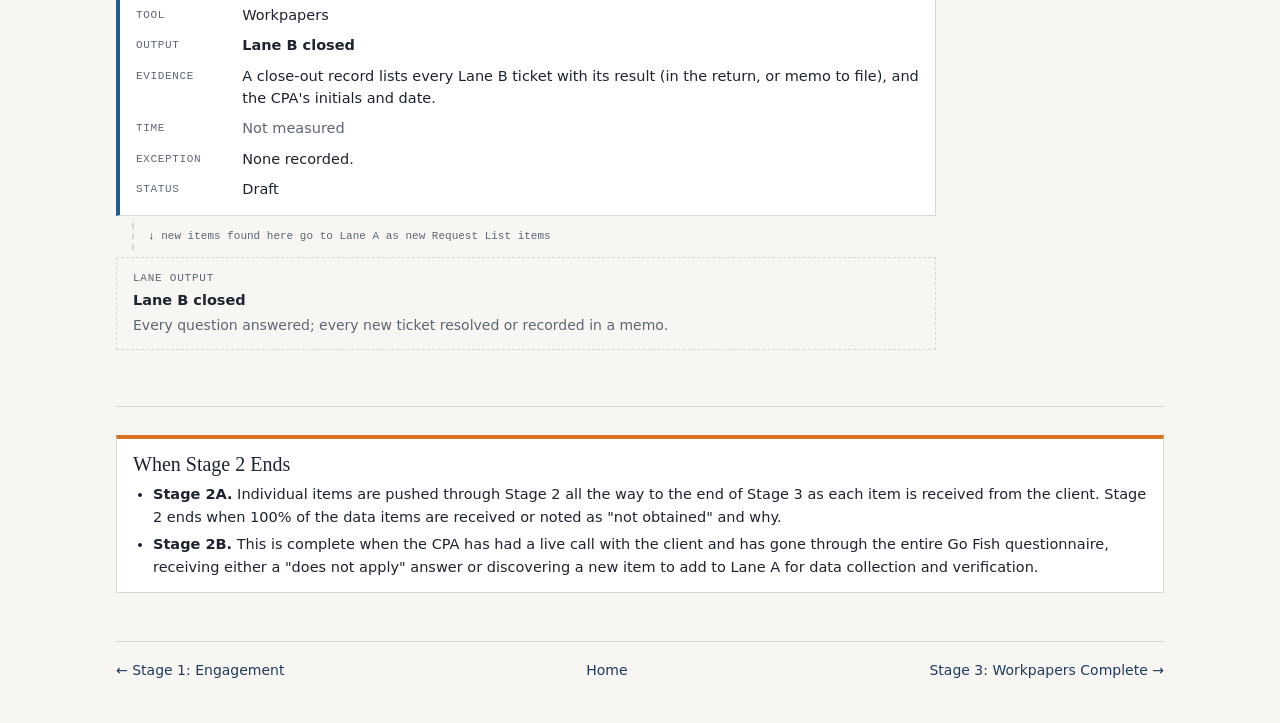
<file: 2-data-collection/index.html>
<!doctype html>
<html lang="en">
<head>
<meta charset="utf-8">
<meta name="viewport" content="width=device-width, initial-scale=1">
<title>Stage 2: Data Collection</title>
<link rel="stylesheet" href="../assets/site.css?v=7">
</head>
<body data-stage="2" data-root="../">
<header class="topbar"><div class="in"><a class="brand" href="../">Tax Return Preparation Workflow</a><nav aria-label="Main"><a href="../about/">About</a></nav></div></header>

<div class="wrap">
  <p class="stageof">Stage 2 of 9</p>
  <h1 id="stageTitle">Stage 2: Data Collection</h1>
  <p class="updated" id="updated">Last updated:</p>

  <div class="chain-scroll" style="margin-top:28px"><div class="chain" id="chainRow"></div></div>
  <div id="stageSummary"></div>

  <section id="lanes">
    <h2>Two Lanes</h2>
    <div class="prose" style="color:var(--muted)">
      <p>Stage 2 requests, collects and organizes the data; <a href="../3-workpapers/">stage 3</a> turns it into workpapers. They run simultaneously, item by item.</p>
      <ul style="margin:8px 0 0;padding-left:22px">
        <li>Lane A confirms and updates everything that is visible from last year. Steps P0 and A1 to A13 are stage 2. Steps A14 to A18 are stage 3.</li>
        <li>Lane B, the Go Fish call, looks for what is not visible. It is entirely in stage 2. Each new thing Lane B finds becomes a new item in Lane A.</li>
      </ul>
      <p style="margin-top:10px">Steps and actions are Phil's. Inputs, outputs, tools, level, evidence, exception and notes are first guesses by Claude (2026-11-08). Correct them.</p>
    </div>
    <div id="levelKey"></div>
    <nav class="tabs" aria-label="Lanes"><a href="#laneA">Lane A: Confirm and update</a><a href="#laneB">Lane B: Go Fish</a><a href="#ends">When Stage 2 ends</a></nav>
  </section>

  <section id="laneA">
    <p class="eyebrow">Lane A · confirm and update</p>
    <h2>Visible from Last Year: Known Knowns, Known Unknowns</h2>
    <p class="prose" style="color:var(--muted)">This lane identifies "known knowns" and "known unknowns" from the prior year tax return. Everything on the prior year income tax return must be accounted for in 2026: the income item continues to exist with perhaps a different dollar value, or the income item does not exist anymore. Name, address, number of dependents, etc. (the slowly moving items) are also confirmed.</p>
    <ol class="chain1" id="chainA"></ol>
  </section>

  <section id="laneB">
    <p class="eyebrow">Lane B · Go Fish</p>
    <h2>Not Visible from Last Year</h2>
    <p class="prose" style="color:var(--muted)">Transactions and assets the client did not tell us about, or did not know mattered. Income tax and gift tax. CPA judgment is the point of this lane.</p>
    <ol class="chain1" id="chainB"></ol>
  </section>

  <section id="ends">
    <div class="joins" style="margin-top:0">
      <h3>When Stage 2 Ends</h3>
      <ul>
        <li><strong>Stage 2A.</strong> Individual items are pushed through Stage 2 all the way to the end of Stage 3 as each item is received from the client. Stage 2 ends when 100% of the data items are received or noted as "not obtained" and why.</li>
        <li><strong>Stage 2B.</strong> This is complete when the CPA has had a live call with the client and has gone through the entire Go Fish questionnaire, receiving either a "does not apply" answer or discovering a new item to add to Lane A for data collection and verification.</li>
      </ul>
    </div>
  </section>

  <nav class="pager" id="pager"></nav>
</div>

<script src="../assets/stages.js?v=7"></script>
<script src="../assets/cards.js?v=7"></script>
<script>
document.getElementById('levelKey').innerHTML = levelKey();
renderCards(document.getElementById('chainA'), [
  {bound:{lab:"Stage input", text:"All engagement documents in hand", sub:'Output of <a href="../1-engagement/">Stage 1</a>: we are officially hired and may ask for information.'}},
  {seam:'hands off'},
  ...CARDS.s2A,
  {seam:'output becomes input'},
  {bound:{lab:"Item output → Stage 3 input", text:"Stamped, named document in the client's folder", sub:'Once per item. The item continues in <a href="../3-workpapers/">Stage 3</a> at A14.'}}
]);
renderCards(document.getElementById('chainB'), [
  {bound:{lab:"Lane input", text:"Approved Request List (A5)", sub:"The Go Fish call takes place in January."}},
  {seam:'hands off'},
  ...CARDS.s2B,
  {seam:'new items found here go to Lane A as new Request List items'},
  {bound:{lab:"Lane output", text:"Lane B closed", sub:"Every question answered; every new ticket resolved or recorded in a memo."}}
]);
</script>
</body>
</html>
</file>
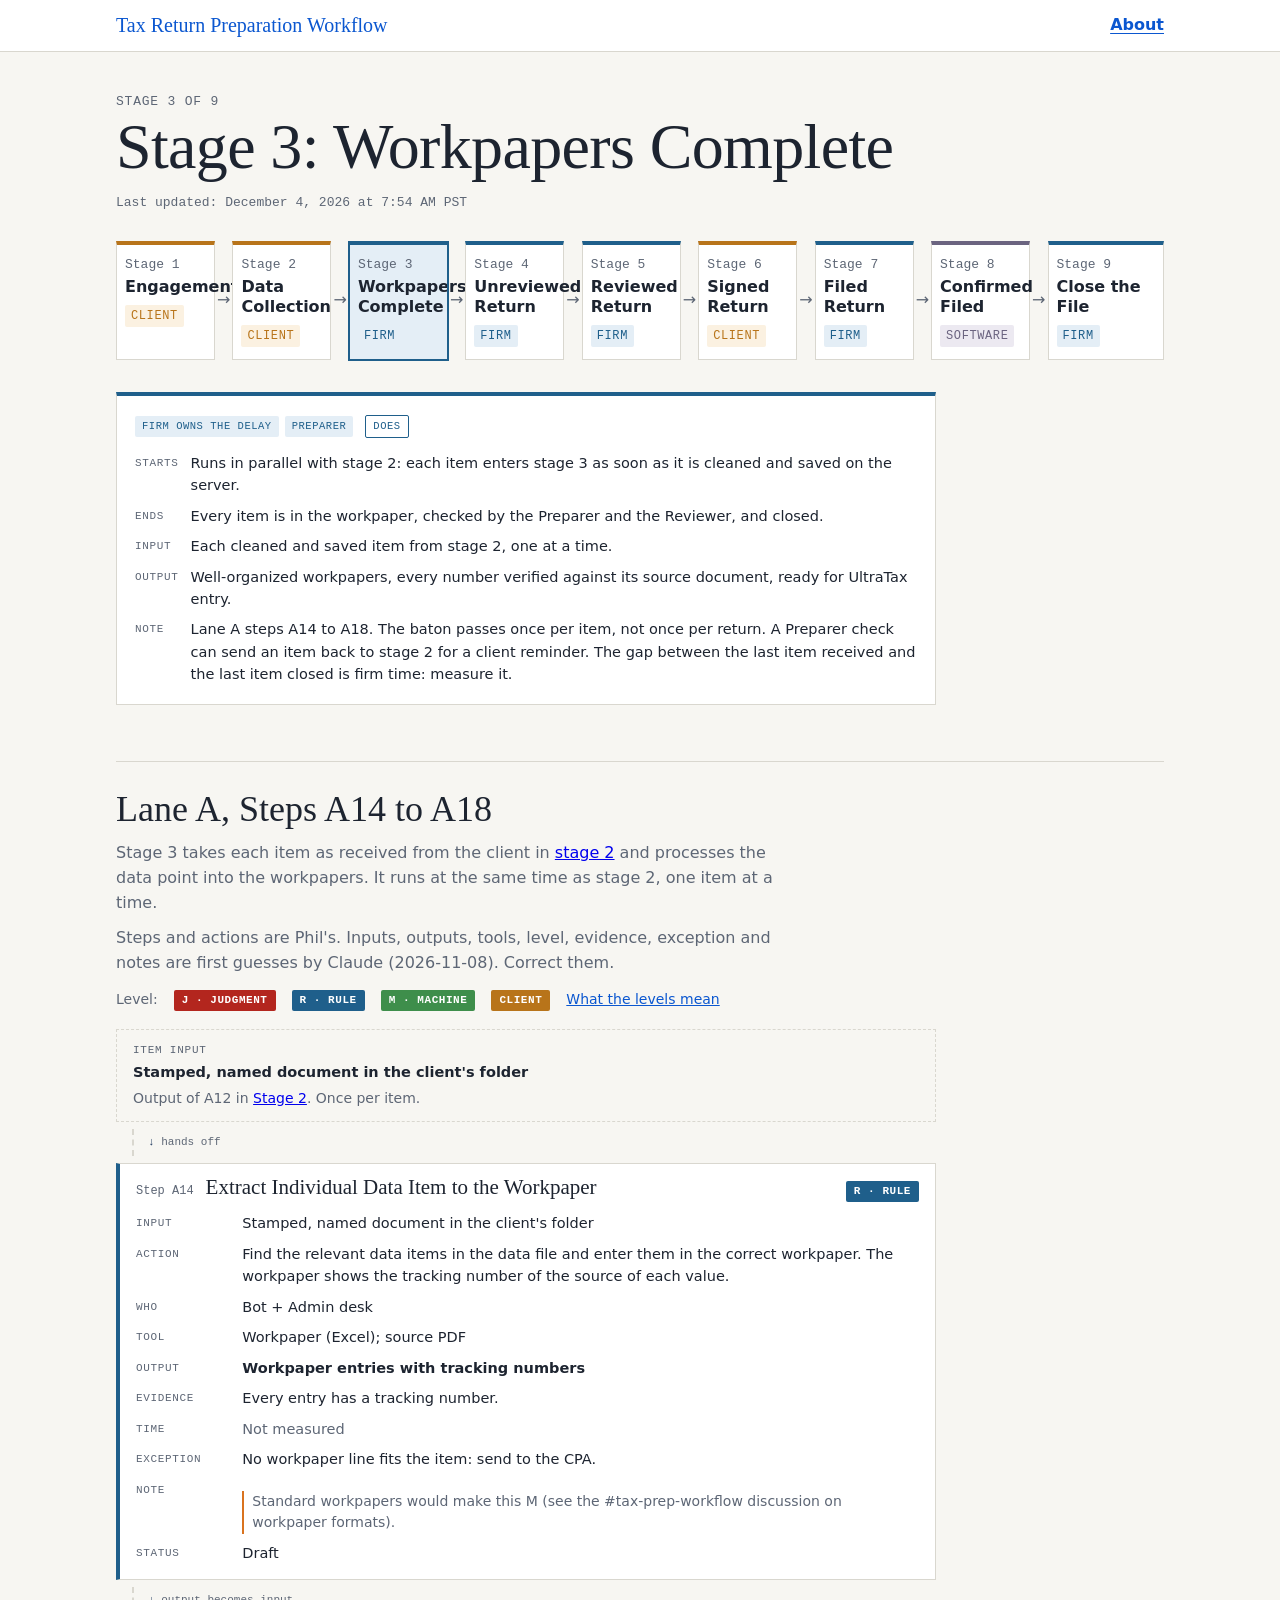
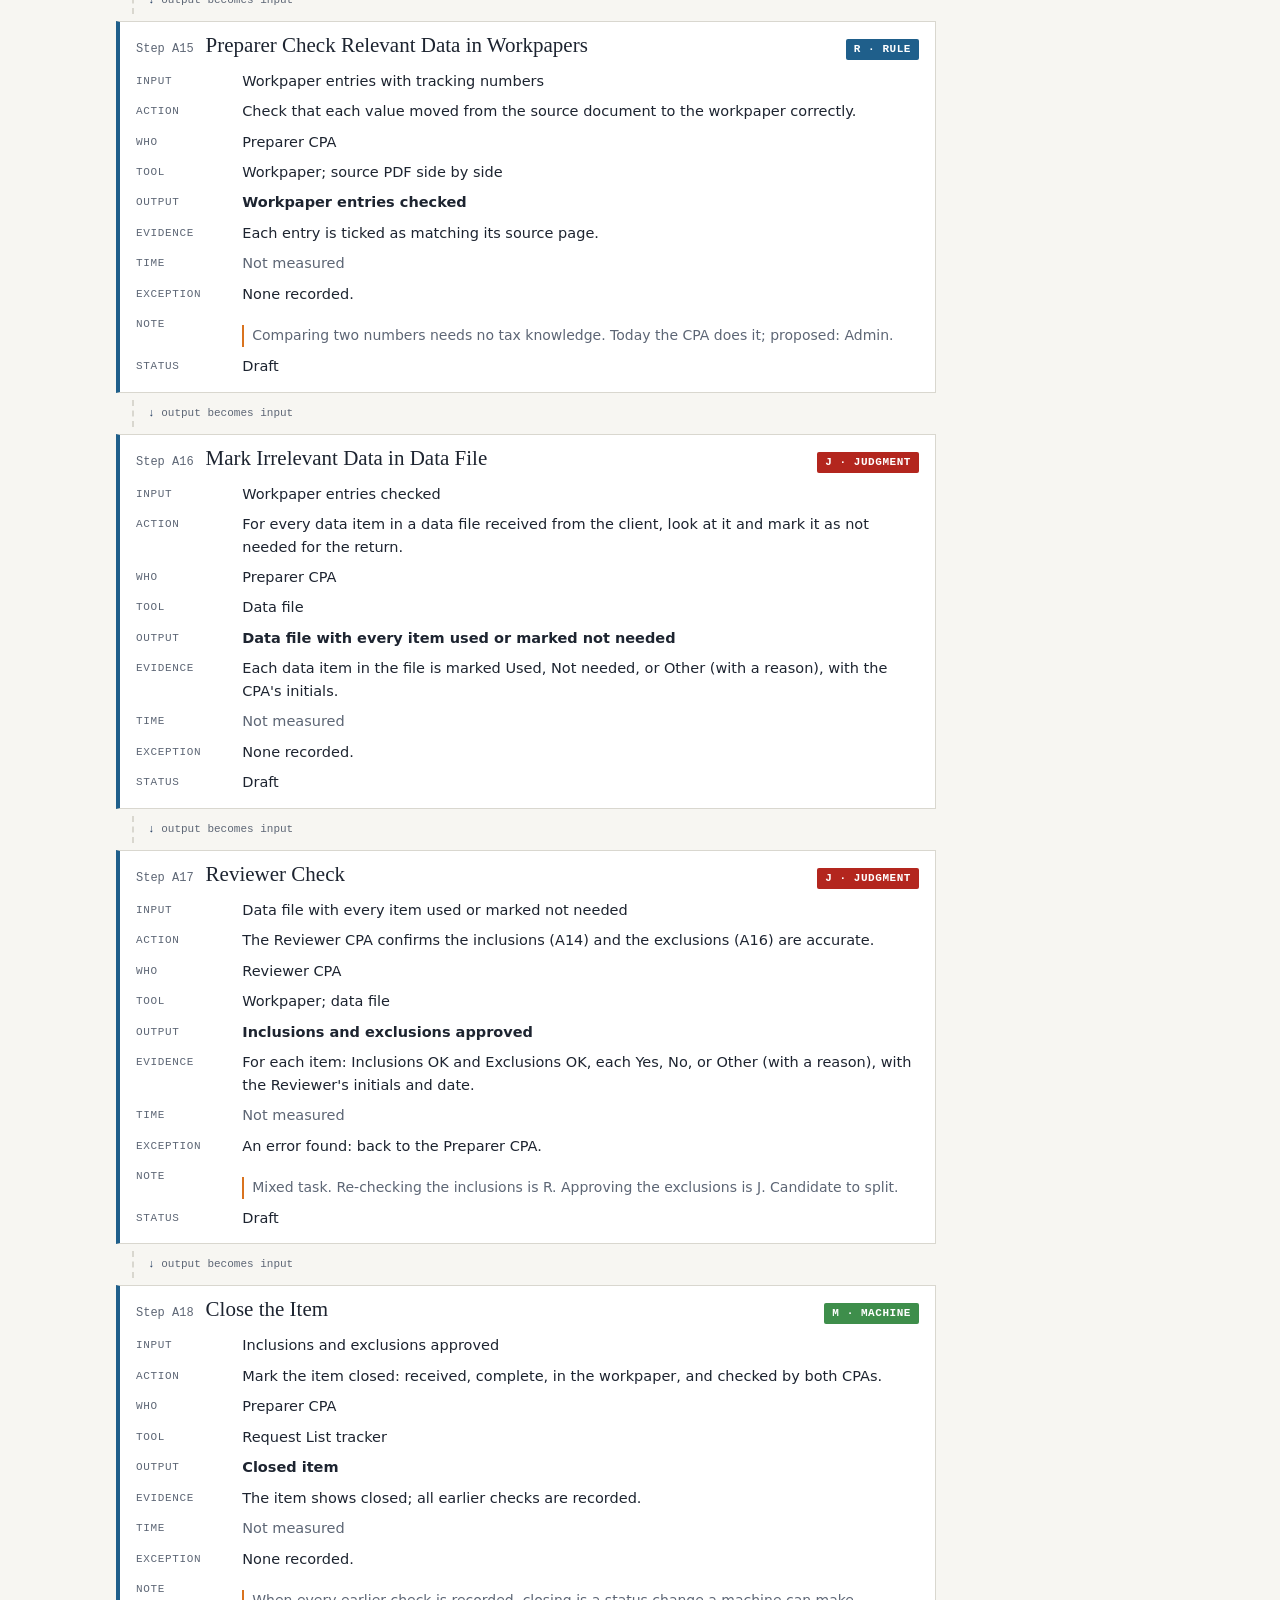
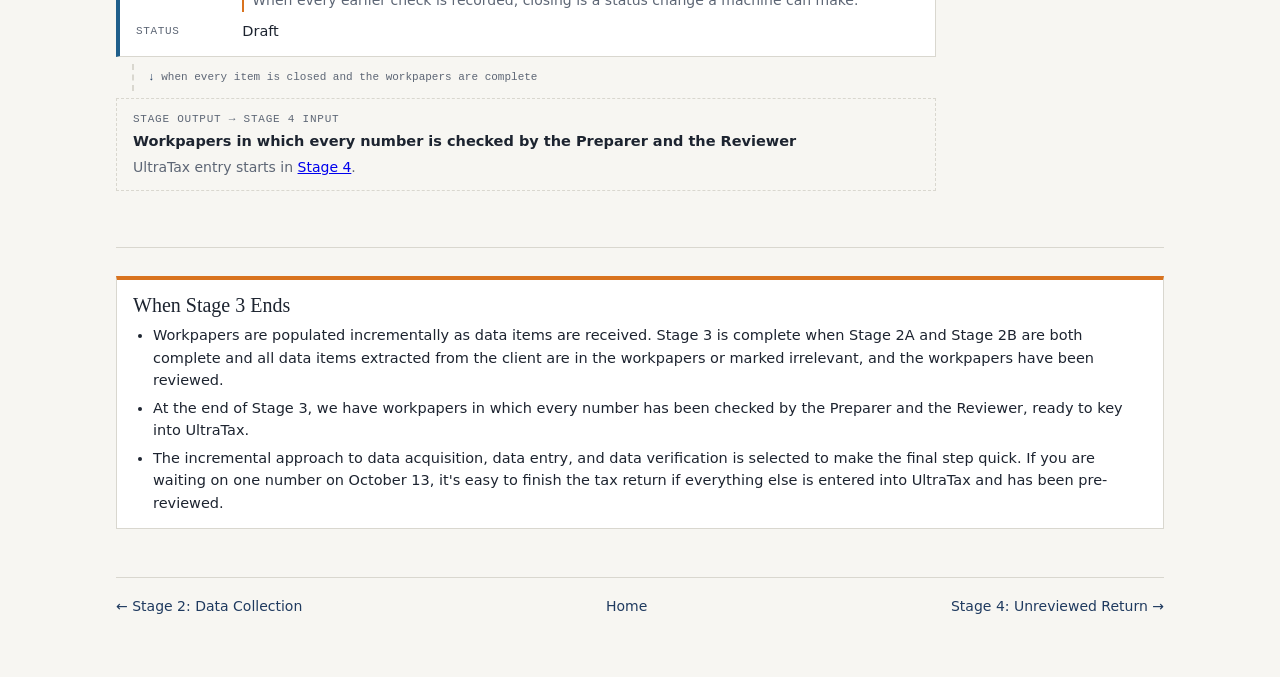
<file: 3-workpapers/index.html>
<!doctype html>
<html lang="en">
<head>
<meta charset="utf-8">
<meta name="viewport" content="width=device-width, initial-scale=1">
<title>Stage 3: Workpapers Complete</title>
<link rel="stylesheet" href="../assets/site.css?v=7">
</head>
<body data-stage="3" data-root="../">
<header class="topbar"><div class="in"><a class="brand" href="../">Tax Return Preparation Workflow</a><nav aria-label="Main"><a href="../about/">About</a></nav></div></header>

<div class="wrap">
  <p class="stageof">Stage 3 of 9</p>
  <h1 id="stageTitle">Stage 3: Workpapers Complete</h1>
  <p class="updated" id="updated">Last updated:</p>

  <div class="chain-scroll" style="margin-top:28px"><div class="chain" id="chainRow"></div></div>
  <div id="stageSummary"></div>

  <section id="steps">
    <h2>Lane A, Steps A14 to A18</h2>
    <p class="prose" style="color:var(--muted)">Stage 3 takes each item as received from the client in <a href="../2-data-collection/">stage 2</a> and processes the data point into the workpapers. It runs at the same time as stage 2, one item at a time.</p>
    <p class="prose" style="color:var(--muted);margin-top:10px">Steps and actions are Phil's. Inputs, outputs, tools, level, evidence, exception and notes are first guesses by Claude (2026-11-08). Correct them.</p>
    <div id="levelKey"></div>
    <ol class="chain1" id="chainA"></ol>
  </section>

  <section id="ends">
    <div class="joins" style="margin-top:0">
      <h3>When Stage 3 Ends</h3>
      <ul>
        <li>Workpapers are populated incrementally as data items are received. Stage 3 is complete when Stage 2A and Stage 2B are both complete and all data items extracted from the client are in the workpapers or marked irrelevant, and the workpapers have been reviewed.</li>
        <li>At the end of Stage 3, we have workpapers in which every number has been checked by the Preparer and the Reviewer, ready to key into UltraTax.</li>
        <li>The incremental approach to data acquisition, data entry, and data verification is selected to make the final step quick. If you are waiting on one number on October 13, it's easy to finish the tax return if everything else is entered into UltraTax and has been pre-reviewed.</li>
      </ul>
    </div>
  </section>

  <nav class="pager" id="pager"></nav>
</div>

<script src="../assets/stages.js?v=7"></script>
<script src="../assets/cards.js?v=7"></script>
<script>
document.getElementById('levelKey').innerHTML = levelKey();
renderCards(document.getElementById('chainA'), [
  {bound:{lab:"Item input", text:"Stamped, named document in the client's folder", sub:'Output of A12 in <a href="../2-data-collection/">Stage 2</a>. Once per item.'}},
  {seam:'hands off'},
  ...CARDS.s3,
  {seam:'when every item is closed and the workpapers are complete'},
  {bound:{lab:"Stage output → Stage 4 input", text:"Workpapers in which every number is checked by the Preparer and the Reviewer", sub:'UltraTax entry starts in <a href="../4-unreviewed-return/">Stage 4</a>.'}}
]);
</script>
</body>
</html>
</file>
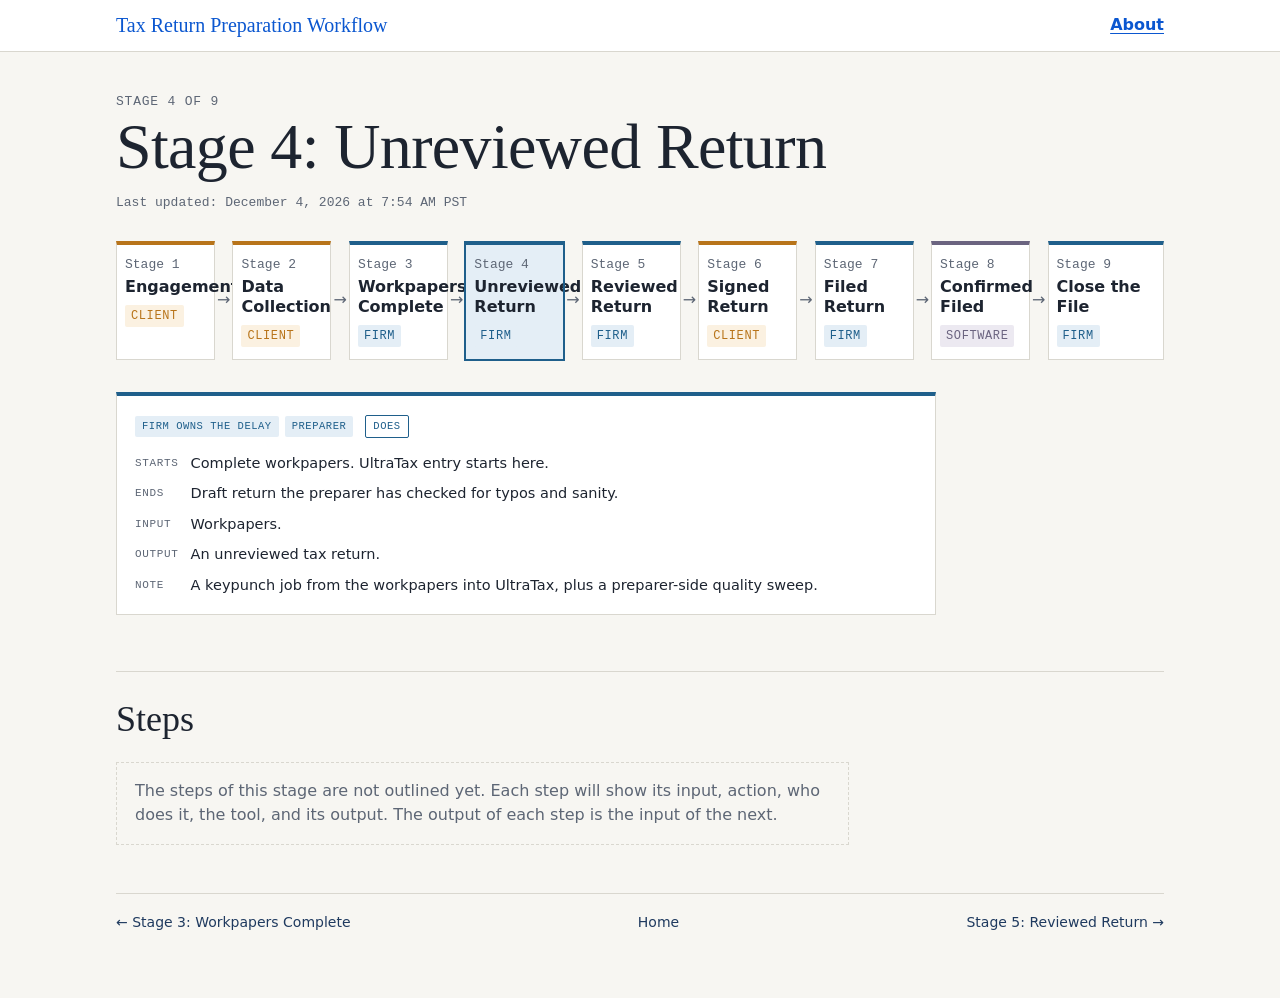
<file: 4-unreviewed-return/index.html>
<!doctype html>
<html lang="en">
<head>
<meta charset="utf-8">
<meta name="viewport" content="width=device-width, initial-scale=1">
<title>Stage 4: Unreviewed Return</title>
<link rel="stylesheet" href="../assets/site.css?v=7">
</head>
<body data-stage="4" data-root="../">
<header class="topbar"><div class="in"><a class="brand" href="../">Tax Return Preparation Workflow</a><nav aria-label="Main"><a href="../about/">About</a></nav></div></header>

<div class="wrap">
  <p class="stageof">Stage 4 of 9</p>
  <h1 id="stageTitle">Stage 4: Unreviewed Return</h1>
  <p class="updated" id="updated">Last updated:</p>

  <div class="chain-scroll" style="margin-top:28px"><div class="chain" id="chainRow"></div></div>
  <div id="stageSummary"></div>

  <section id="steps">
    <h2>Steps</h2>
    <p class="placeholder">The steps of this stage are not outlined yet. Each step will show its input, action, who does it, the tool, and its output. The output of each step is the input of the next.</p>
  </section>

  <nav class="pager" id="pager"></nav>
</div>

<script src="../assets/stages.js?v=7"></script>
</body>
</html>
</file>
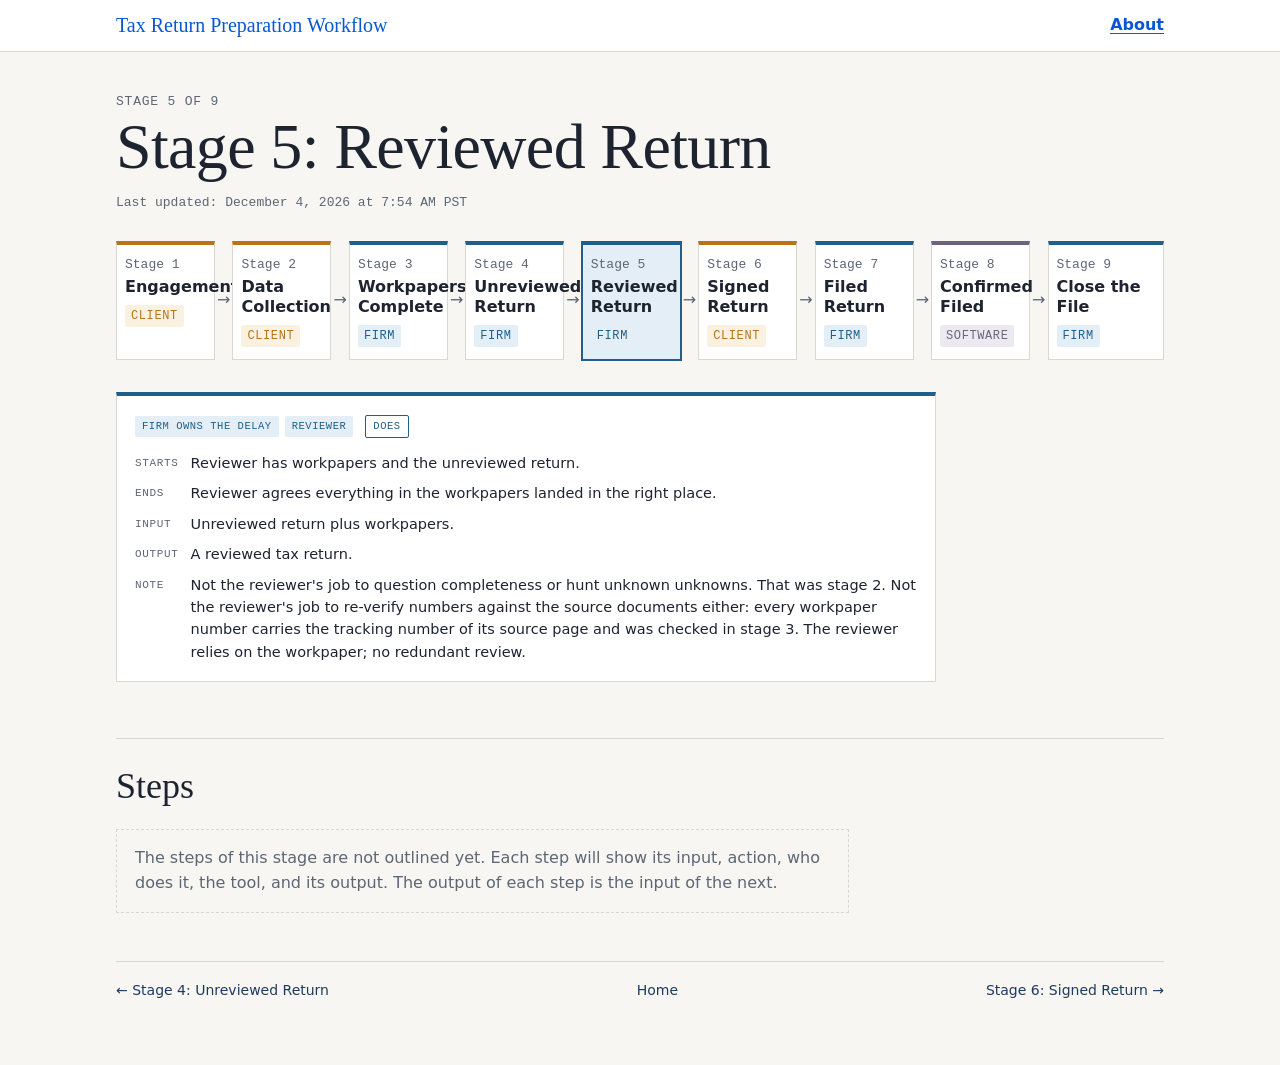
<file: 5-reviewed-return/index.html>
<!doctype html>
<html lang="en">
<head>
<meta charset="utf-8">
<meta name="viewport" content="width=device-width, initial-scale=1">
<title>Stage 5: Reviewed Return</title>
<link rel="stylesheet" href="../assets/site.css?v=7">
</head>
<body data-stage="5" data-root="../">
<header class="topbar"><div class="in"><a class="brand" href="../">Tax Return Preparation Workflow</a><nav aria-label="Main"><a href="../about/">About</a></nav></div></header>

<div class="wrap">
  <p class="stageof">Stage 5 of 9</p>
  <h1 id="stageTitle">Stage 5: Reviewed Return</h1>
  <p class="updated" id="updated">Last updated:</p>

  <div class="chain-scroll" style="margin-top:28px"><div class="chain" id="chainRow"></div></div>
  <div id="stageSummary"></div>

  <section id="steps">
    <h2>Steps</h2>
    <p class="placeholder">The steps of this stage are not outlined yet. Each step will show its input, action, who does it, the tool, and its output. The output of each step is the input of the next.</p>
  </section>

  <nav class="pager" id="pager"></nav>
</div>

<script src="../assets/stages.js?v=7"></script>
</body>
</html>
</file>
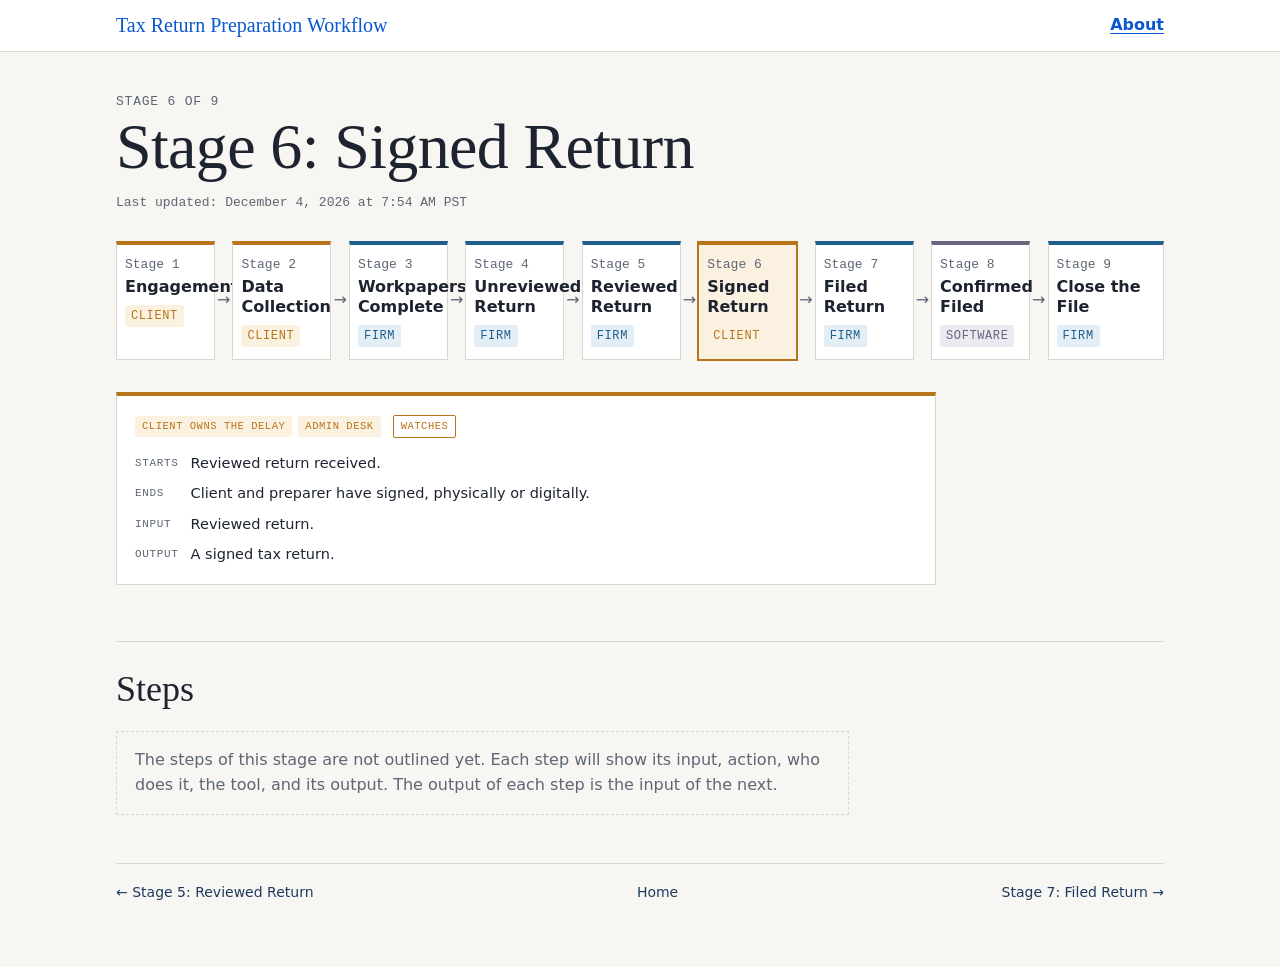
<file: 6-signed-return/index.html>
<!doctype html>
<html lang="en">
<head>
<meta charset="utf-8">
<meta name="viewport" content="width=device-width, initial-scale=1">
<title>Stage 6: Signed Return</title>
<link rel="stylesheet" href="../assets/site.css?v=7">
</head>
<body data-stage="6" data-root="../">
<header class="topbar"><div class="in"><a class="brand" href="../">Tax Return Preparation Workflow</a><nav aria-label="Main"><a href="../about/">About</a></nav></div></header>

<div class="wrap">
  <p class="stageof">Stage 6 of 9</p>
  <h1 id="stageTitle">Stage 6: Signed Return</h1>
  <p class="updated" id="updated">Last updated:</p>

  <div class="chain-scroll" style="margin-top:28px"><div class="chain" id="chainRow"></div></div>
  <div id="stageSummary"></div>

  <section id="steps">
    <h2>Steps</h2>
    <p class="placeholder">The steps of this stage are not outlined yet. Each step will show its input, action, who does it, the tool, and its output. The output of each step is the input of the next.</p>
  </section>

  <nav class="pager" id="pager"></nav>
</div>

<script src="../assets/stages.js?v=7"></script>
</body>
</html>
</file>
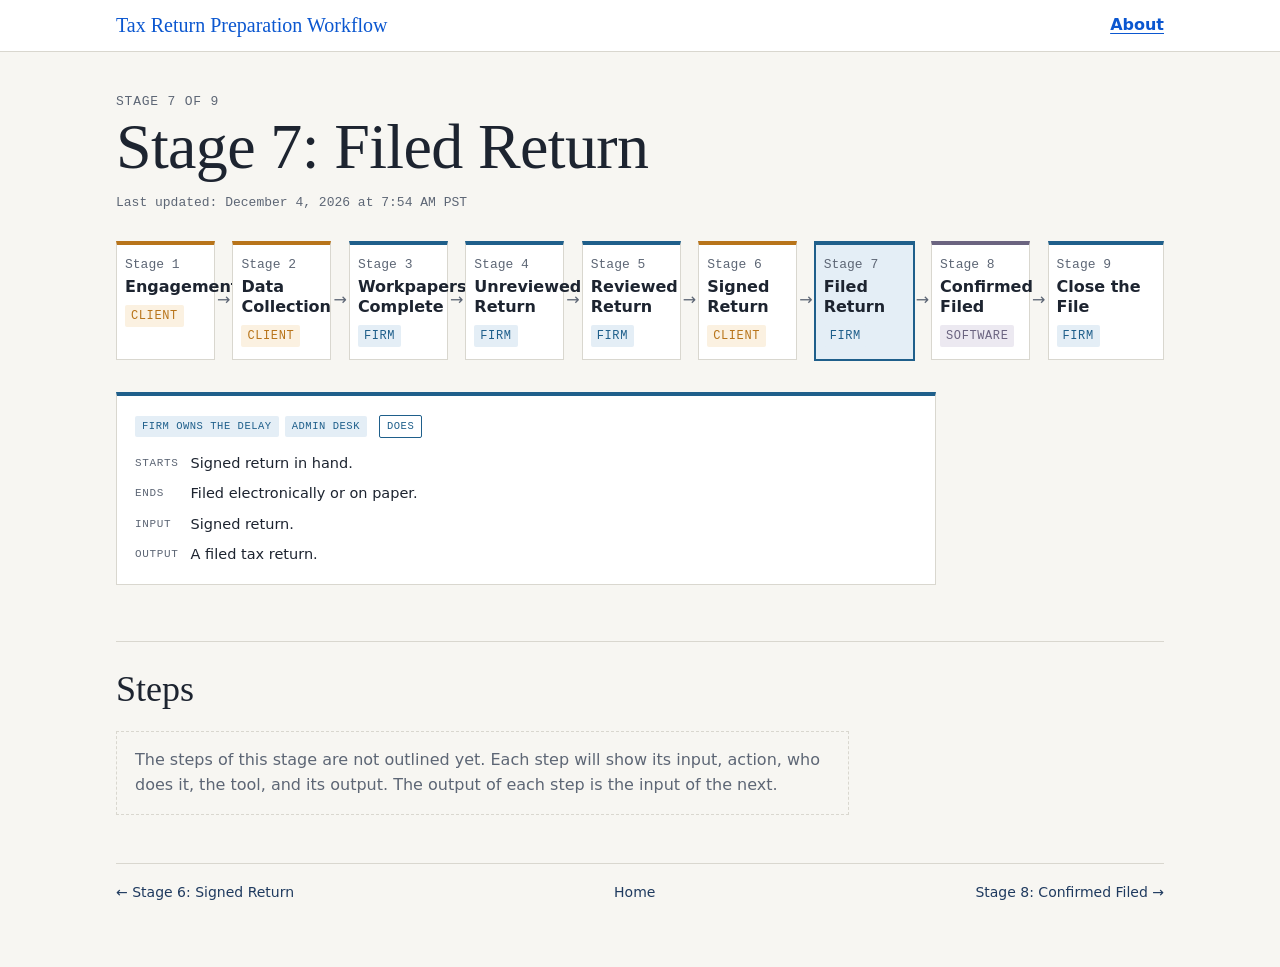
<file: 7-filed-return/index.html>
<!doctype html>
<html lang="en">
<head>
<meta charset="utf-8">
<meta name="viewport" content="width=device-width, initial-scale=1">
<title>Stage 7: Filed Return</title>
<link rel="stylesheet" href="../assets/site.css?v=7">
</head>
<body data-stage="7" data-root="../">
<header class="topbar"><div class="in"><a class="brand" href="../">Tax Return Preparation Workflow</a><nav aria-label="Main"><a href="../about/">About</a></nav></div></header>

<div class="wrap">
  <p class="stageof">Stage 7 of 9</p>
  <h1 id="stageTitle">Stage 7: Filed Return</h1>
  <p class="updated" id="updated">Last updated:</p>

  <div class="chain-scroll" style="margin-top:28px"><div class="chain" id="chainRow"></div></div>
  <div id="stageSummary"></div>

  <section id="steps">
    <h2>Steps</h2>
    <p class="placeholder">The steps of this stage are not outlined yet. Each step will show its input, action, who does it, the tool, and its output. The output of each step is the input of the next.</p>
  </section>

  <nav class="pager" id="pager"></nav>
</div>

<script src="../assets/stages.js?v=7"></script>
</body>
</html>
</file>
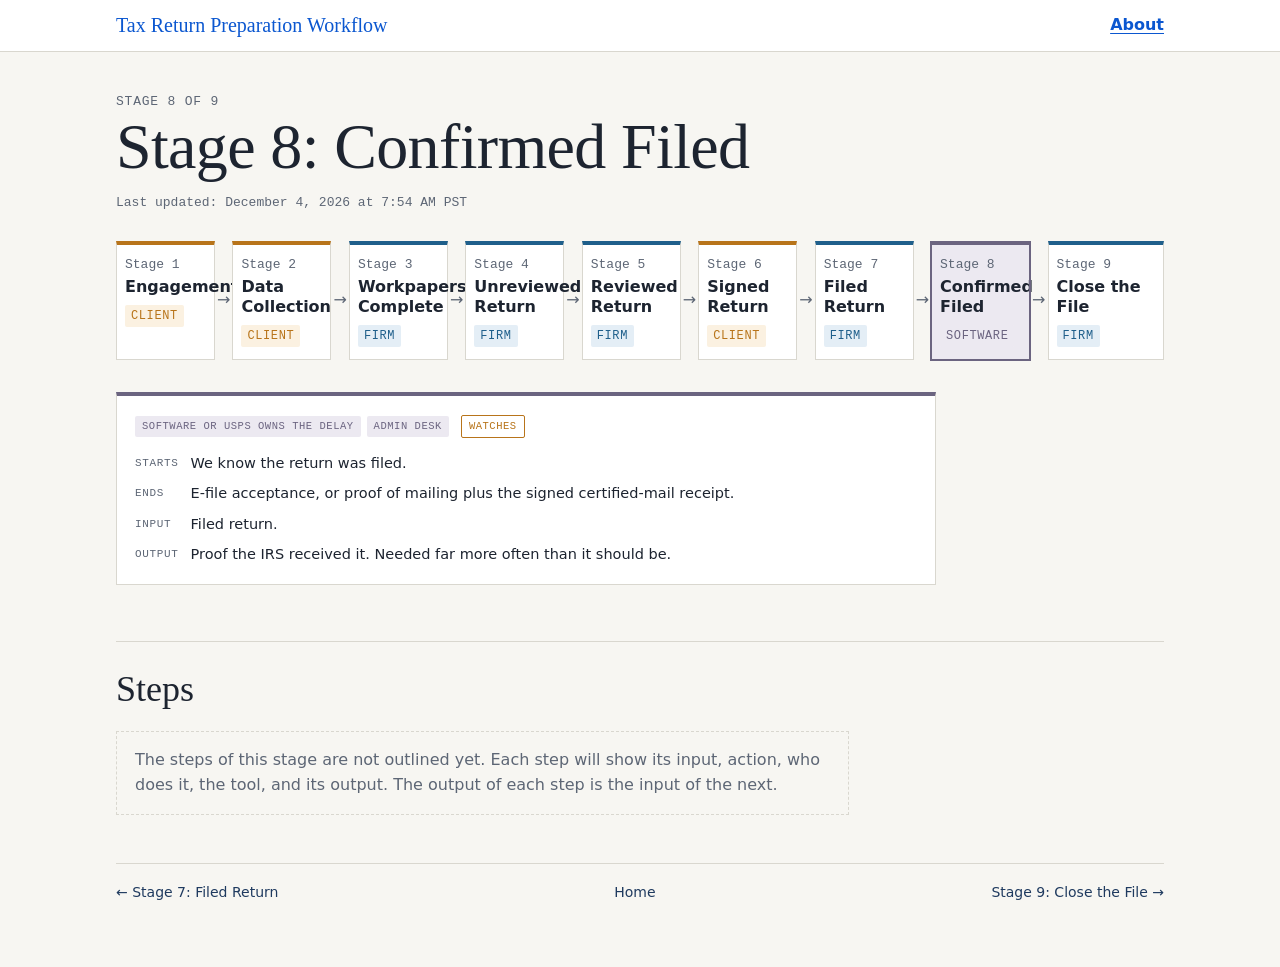
<file: 8-confirmed-filed/index.html>
<!doctype html>
<html lang="en">
<head>
<meta charset="utf-8">
<meta name="viewport" content="width=device-width, initial-scale=1">
<title>Stage 8: Confirmed Filed</title>
<link rel="stylesheet" href="../assets/site.css?v=7">
</head>
<body data-stage="8" data-root="../">
<header class="topbar"><div class="in"><a class="brand" href="../">Tax Return Preparation Workflow</a><nav aria-label="Main"><a href="../about/">About</a></nav></div></header>

<div class="wrap">
  <p class="stageof">Stage 8 of 9</p>
  <h1 id="stageTitle">Stage 8: Confirmed Filed</h1>
  <p class="updated" id="updated">Last updated:</p>

  <div class="chain-scroll" style="margin-top:28px"><div class="chain" id="chainRow"></div></div>
  <div id="stageSummary"></div>

  <section id="steps">
    <h2>Steps</h2>
    <p class="placeholder">The steps of this stage are not outlined yet. Each step will show its input, action, who does it, the tool, and its output. The output of each step is the input of the next.</p>
  </section>

  <nav class="pager" id="pager"></nav>
</div>

<script src="../assets/stages.js?v=7"></script>
</body>
</html>
</file>
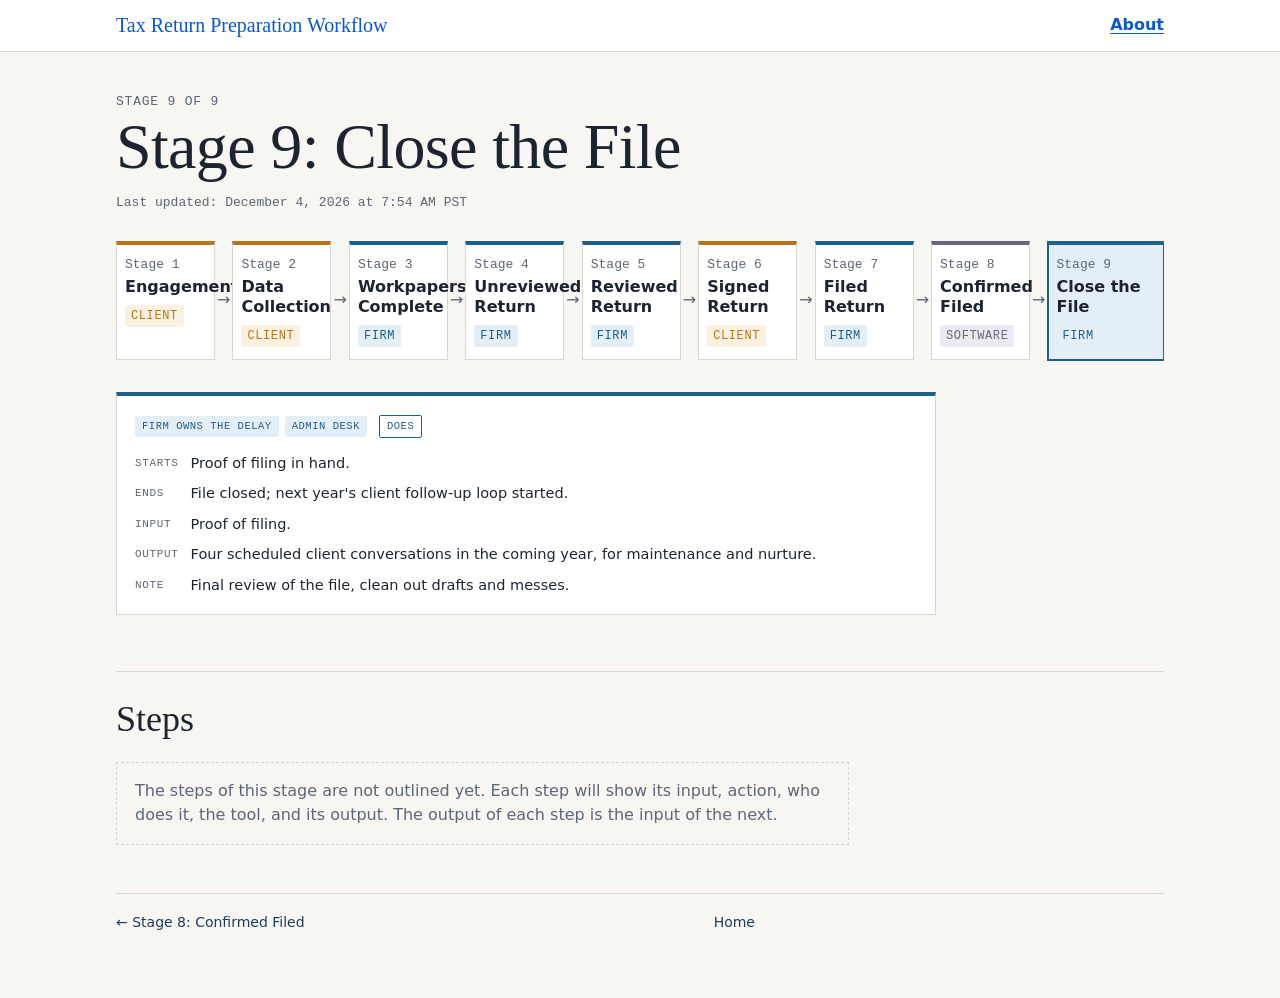
<file: 9-close-the-file/index.html>
<!doctype html>
<html lang="en">
<head>
<meta charset="utf-8">
<meta name="viewport" content="width=device-width, initial-scale=1">
<title>Stage 9: Close the File</title>
<link rel="stylesheet" href="../assets/site.css?v=7">
</head>
<body data-stage="9" data-root="../">
<header class="topbar"><div class="in"><a class="brand" href="../">Tax Return Preparation Workflow</a><nav aria-label="Main"><a href="../about/">About</a></nav></div></header>

<div class="wrap">
  <p class="stageof">Stage 9 of 9</p>
  <h1 id="stageTitle">Stage 9: Close the File</h1>
  <p class="updated" id="updated">Last updated:</p>

  <div class="chain-scroll" style="margin-top:28px"><div class="chain" id="chainRow"></div></div>
  <div id="stageSummary"></div>

  <section id="steps">
    <h2>Steps</h2>
    <p class="placeholder">The steps of this stage are not outlined yet. Each step will show its input, action, who does it, the tool, and its output. The output of each step is the input of the next.</p>
  </section>

  <nav class="pager" id="pager"></nav>
</div>

<script src="../assets/stages.js?v=7"></script>
</body>
</html>
</file>
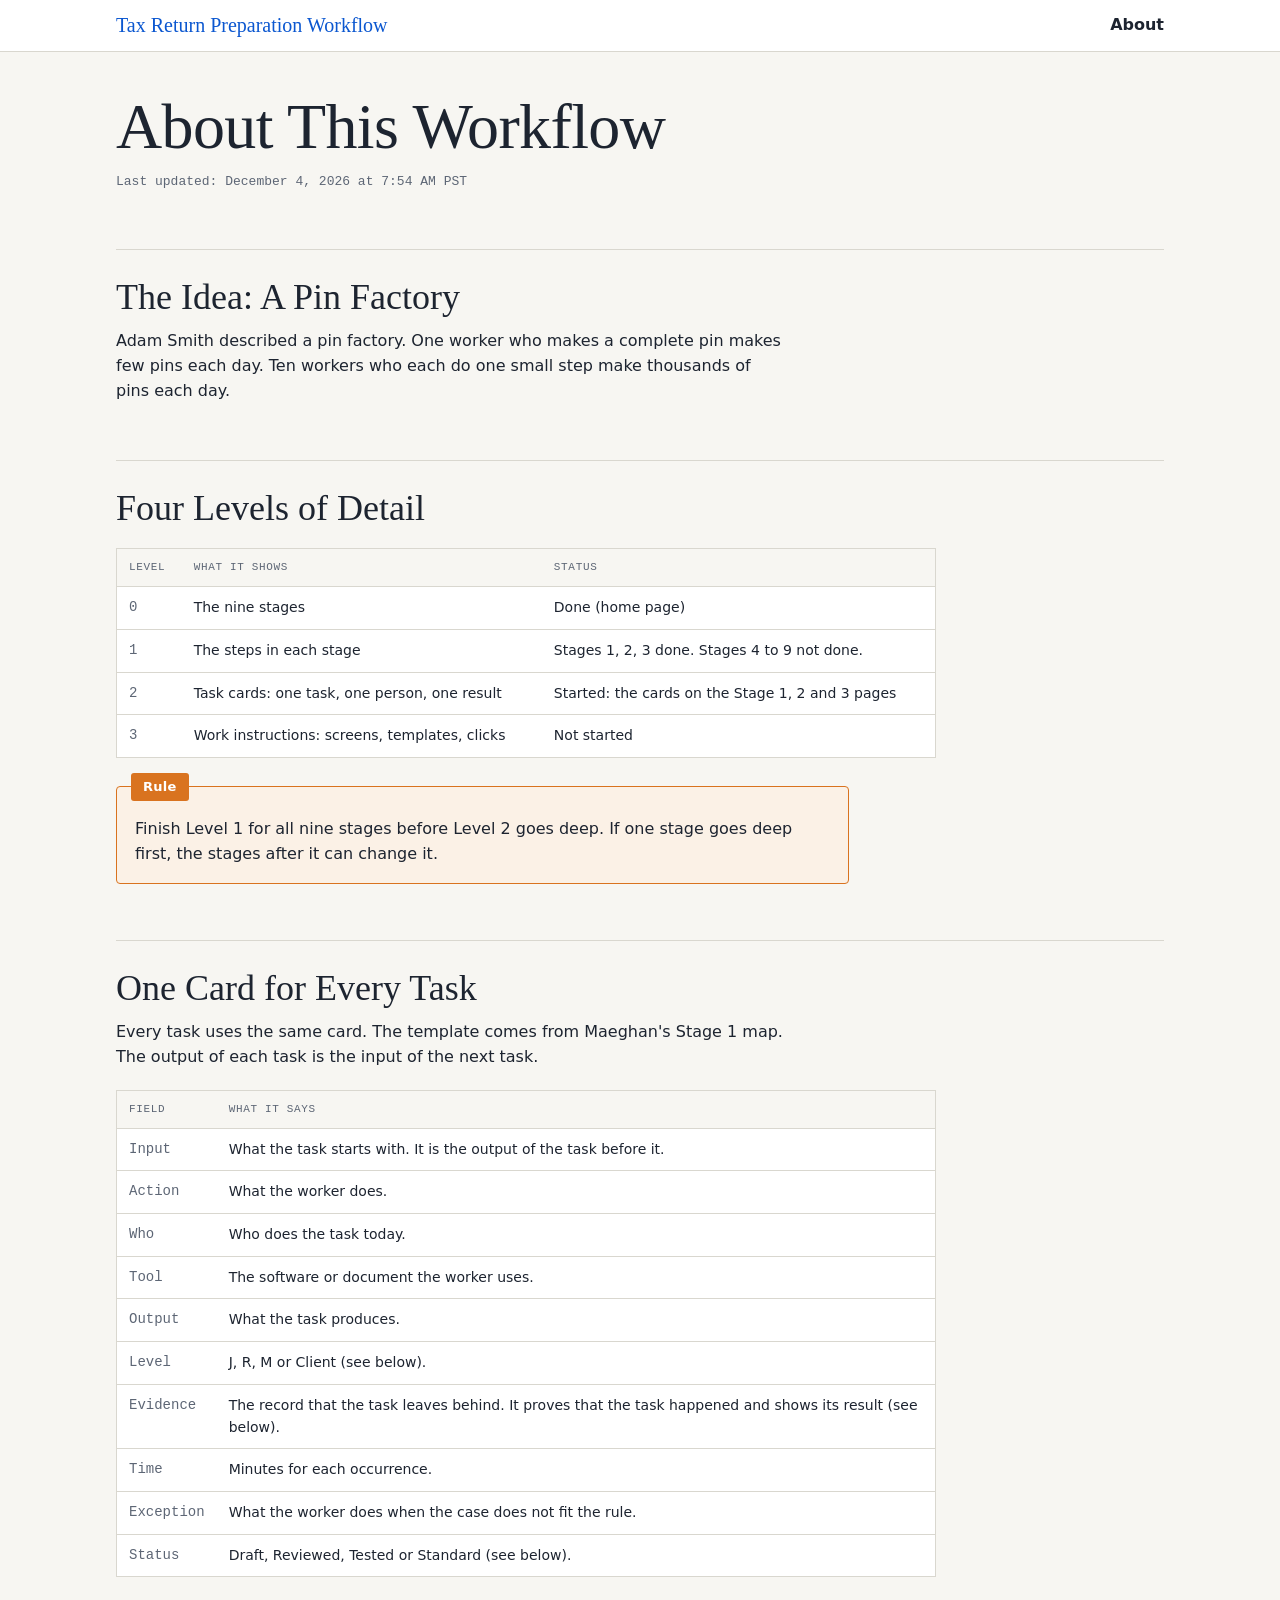
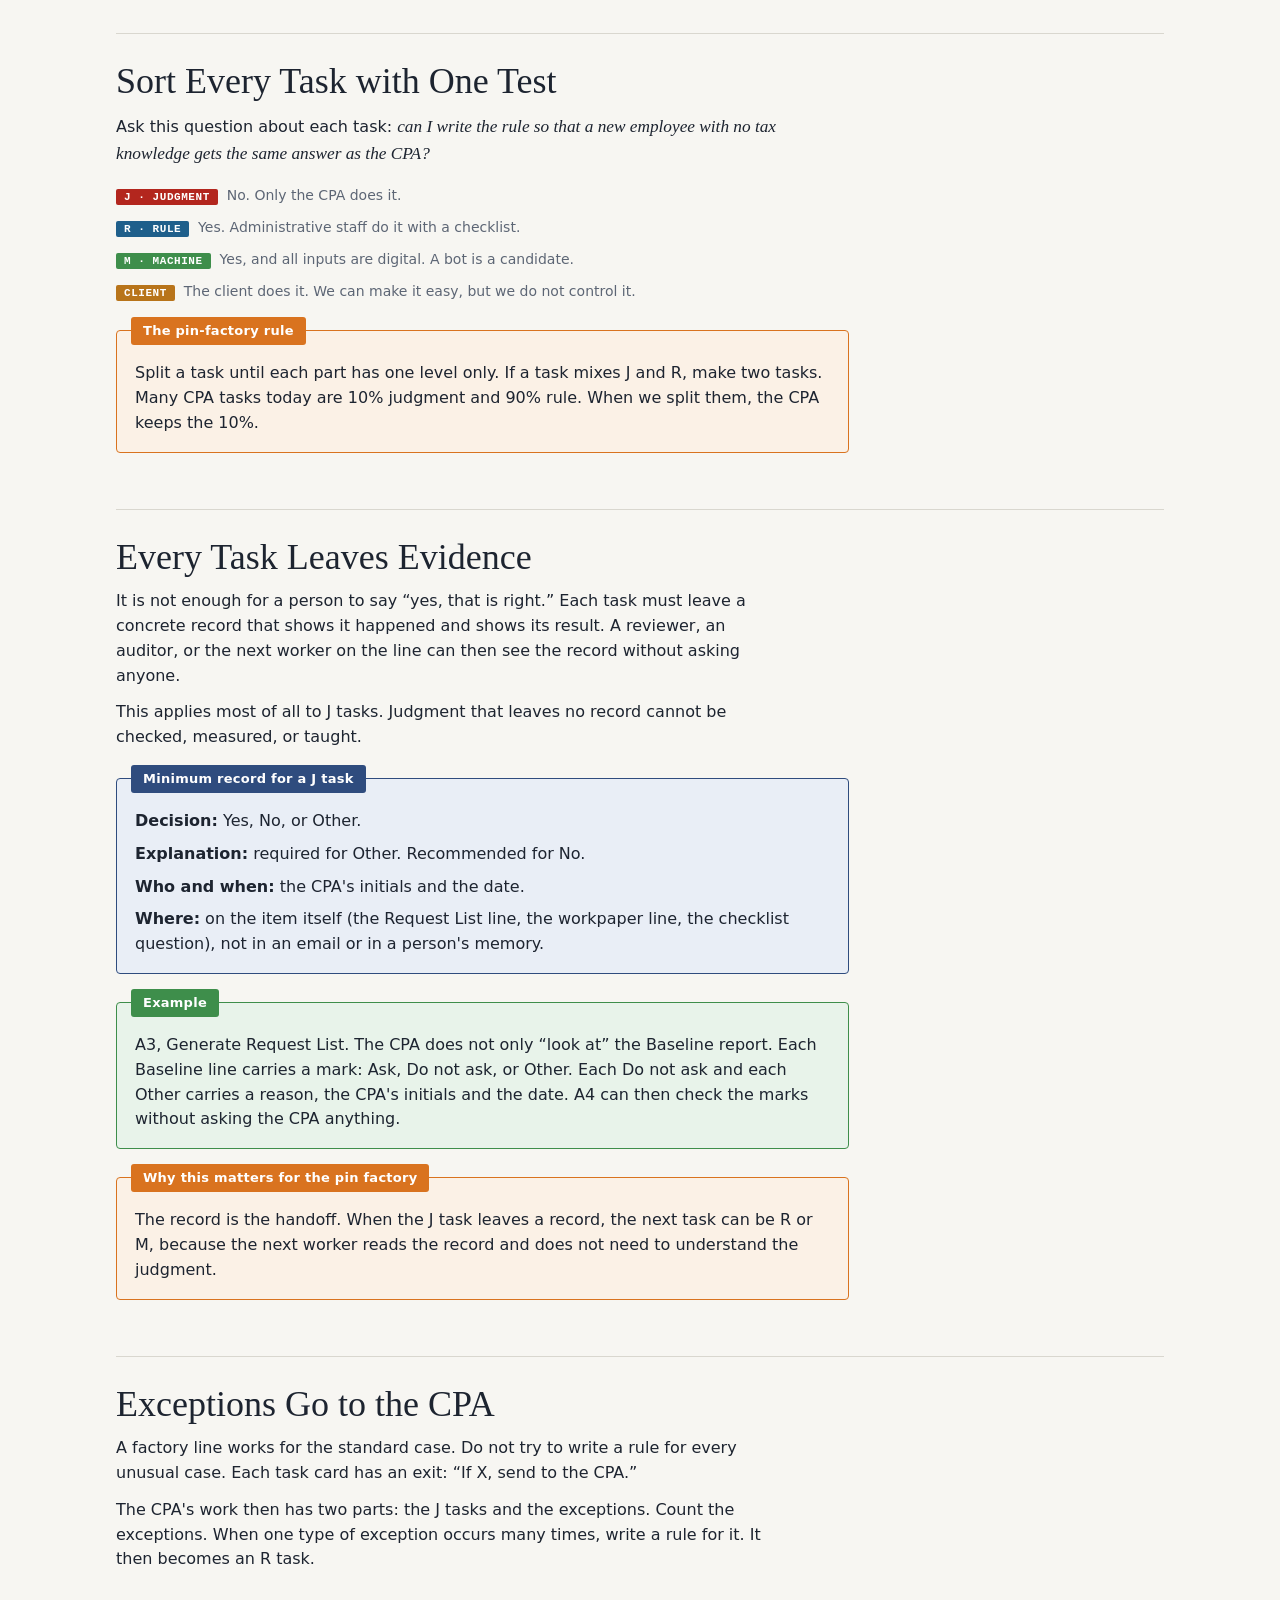
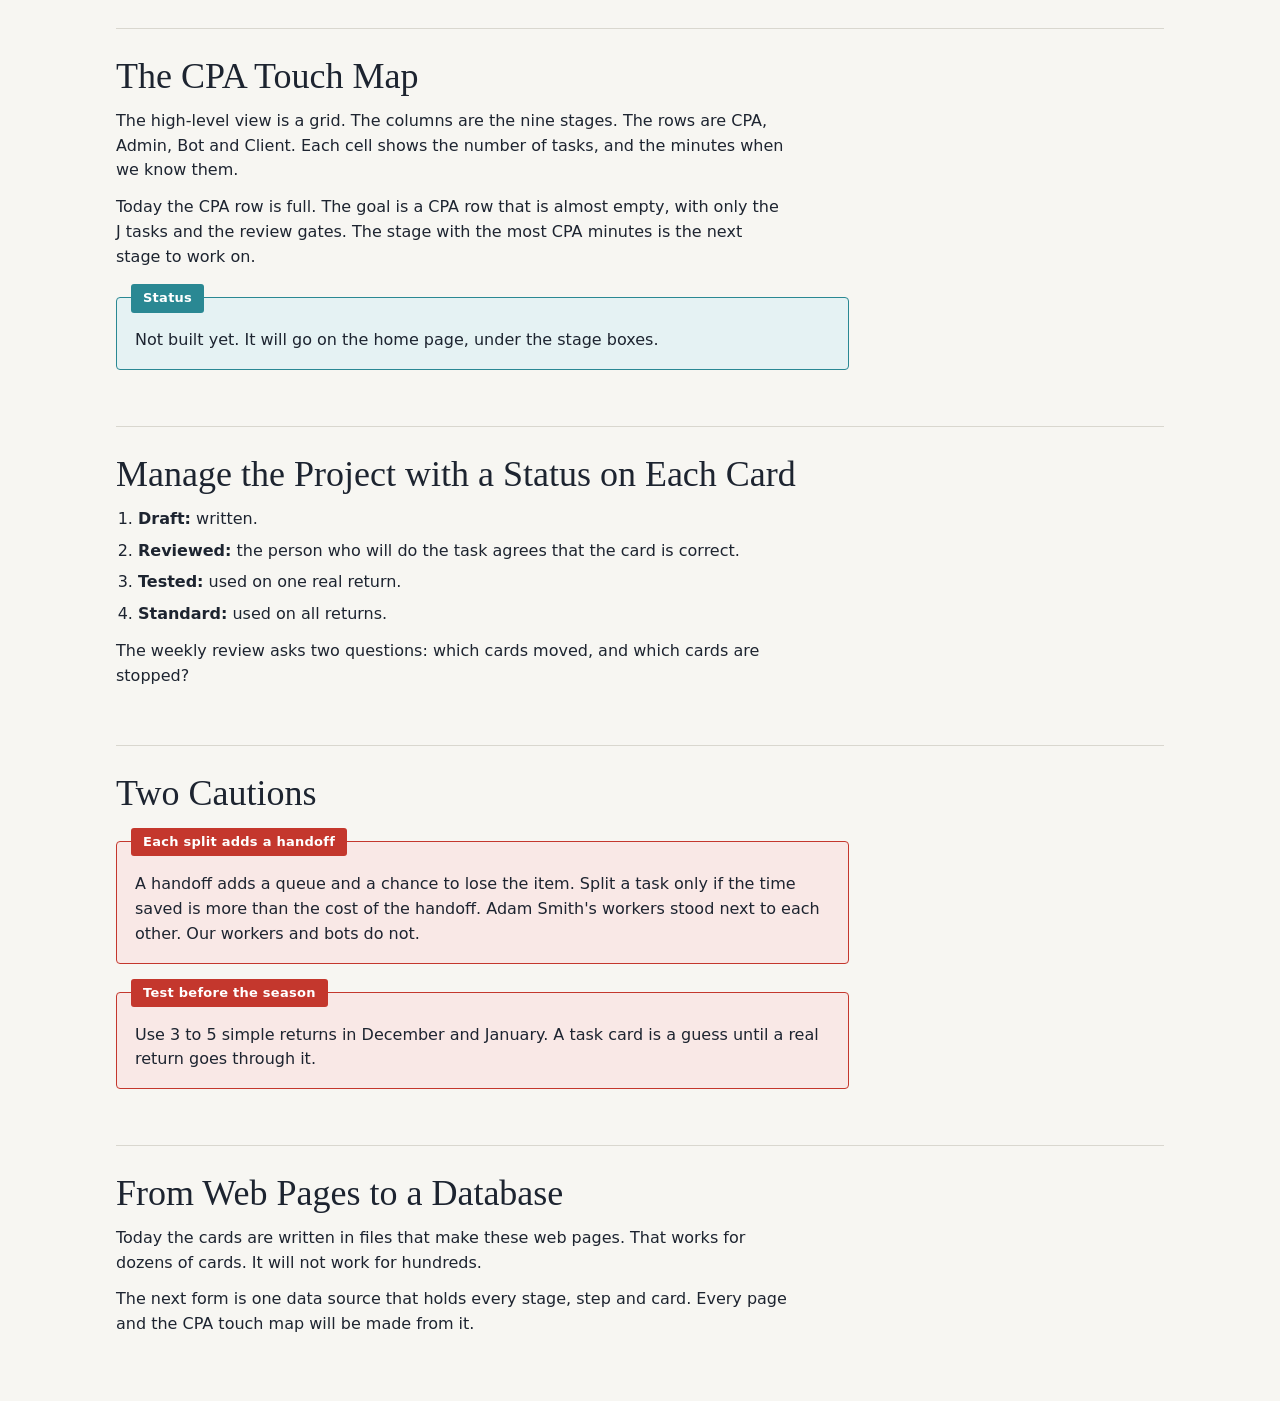
<file: about/index.html>
<!doctype html>
<html lang="en">
<head>
<meta charset="utf-8">
<meta name="viewport" content="width=device-width, initial-scale=1">
<title>About This Workflow</title>
<link rel="stylesheet" href="../assets/site.css?v=7">
</head>
<body data-stage="0" data-root="../">
<header class="topbar"><div class="in"><a class="brand" href="../">Tax Return Preparation Workflow</a><nav aria-label="Main"><a href="./" aria-current="page">About</a></nav></div></header>

<div class="wrap">
  <h1>About This Workflow</h1>
  <p class="updated" id="updated">Last updated:</p>

  <section id="idea">
    <h2>The Idea: A Pin Factory</h2>
    <div class="prose">
      <p>Adam Smith described a pin factory. One worker who makes a complete pin makes few pins each day. Ten workers who each do one small step make thousands of pins each day.</p>
    </div>
  </section>

  <section id="levels-of-detail">
    <h2>Four Levels of Detail</h2>
    <div class="tablewrap" style="max-width:820px"><table style="min-width:0">
      <thead><tr><th>Level</th><th>What it shows</th><th>Status</th></tr></thead>
      <tbody>
        <tr><td>0</td><td>The nine stages</td><td>Done (home page)</td></tr>
        <tr><td>1</td><td>The steps in each stage</td><td>Stages 1, 2, 3 done. Stages 4 to 9 not done.</td></tr>
        <tr><td>2</td><td>Task cards: one task, one person, one result</td><td>Started: the cards on the Stage 1, 2 and 3 pages</td></tr>
        <tr><td>3</td><td>Work instructions: screens, templates, clicks</td><td>Not started</td></tr>
      </tbody>
    </table></div>
    <div class="box take" data-label="Rule">
      <p>Finish Level 1 for all nine stages before Level 2 goes deep. If one stage goes deep first, the stages after it can change it.</p>
    </div>
  </section>

  <section id="card">
    <h2>One Card for Every Task</h2>
    <p class="prose">Every task uses the same card. The template comes from Maeghan's Stage 1 map. The output of each task is the input of the next task.</p>
    <div class="tablewrap" style="max-width:820px"><table style="min-width:0">
      <thead><tr><th>Field</th><th>What it says</th></tr></thead>
      <tbody>
        <tr><td>Input</td><td>What the task starts with. It is the output of the task before it.</td></tr>
        <tr><td>Action</td><td>What the worker does.</td></tr>
        <tr><td>Who</td><td>Who does the task today.</td></tr>
        <tr><td>Tool</td><td>The software or document the worker uses.</td></tr>
        <tr><td>Output</td><td>What the task produces.</td></tr>
        <tr><td>Level</td><td>J, R, M or Client (see below).</td></tr>
        <tr><td>Evidence</td><td>The record that the task leaves behind. It proves that the task happened and shows its result (see below).</td></tr>
        <tr><td>Time</td><td>Minutes for each occurrence.</td></tr>
        <tr><td>Exception</td><td>What the worker does when the case does not fit the rule.</td></tr>
        <tr><td>Status</td><td>Draft, Reviewed, Tested or Standard (see below).</td></tr>
      </tbody>
    </table></div>
  </section>

  <section id="levels">
    <h2>Sort Every Task with One Test</h2>
    <p class="prose">Ask this question about each task: <em>can I write the rule so that a new employee with no tax knowledge gets the same answer as the CPA?</em></p>
    <div class="levelkey" style="flex-direction:column;align-items:flex-start;gap:10px;margin-top:18px">
      <span><span class="lv lv-j">J · Judgment</span>&nbsp; No. Only the CPA does it.</span>
      <span><span class="lv lv-r">R · Rule</span>&nbsp; Yes. Administrative staff do it with a checklist.</span>
      <span><span class="lv lv-m">M · Machine</span>&nbsp; Yes, and all inputs are digital. A bot is a candidate.</span>
      <span><span class="lv lv-c">Client</span>&nbsp; The client does it. We can make it easy, but we do not control it.</span>
    </div>
    <div class="box take" data-label="The pin-factory rule">
      <p>Split a task until each part has one level only. If a task mixes J and R, make two tasks. Many CPA tasks today are 10% judgment and 90% rule. When we split them, the CPA keeps the 10%.</p>
    </div>
  </section>

  <section id="evidence">
    <h2>Every Task Leaves Evidence</h2>
    <div class="prose">
      <p>It is not enough for a person to say “yes, that is right.” Each task must leave a concrete record that shows it happened and shows its result. A reviewer, an auditor, or the next worker on the line can then see the record without asking anyone.</p>
      <p>This applies most of all to J tasks. Judgment that leaves no record cannot be checked, measured, or taught.</p>
    </div>
    <div class="box def" data-label="Minimum record for a J task">
      <p><strong>Decision:</strong> Yes, No, or Other.</p>
      <p><strong>Explanation:</strong> required for Other. Recommended for No.</p>
      <p><strong>Who and when:</strong> the CPA's initials and the date.</p>
      <p><strong>Where:</strong> on the item itself (the Request List line, the workpaper line, the checklist question), not in an email or in a person's memory.</p>
    </div>
    <div class="box ex" data-label="Example">
      <p>A3, Generate Request List. The CPA does not only “look at” the Baseline report. Each Baseline line carries a mark: Ask, Do not ask, or Other. Each Do not ask and each Other carries a reason, the CPA's initials and the date. A4 can then check the marks without asking the CPA anything.</p>
    </div>
    <div class="box take" data-label="Why this matters for the pin factory">
      <p>The record is the handoff. When the J task leaves a record, the next task can be R or M, because the next worker reads the record and does not need to understand the judgment.</p>
    </div>
  </section>

  <section id="exceptions">
    <h2>Exceptions Go to the CPA</h2>
    <div class="prose">
      <p>A factory line works for the standard case. Do not try to write a rule for every unusual case. Each task card has an exit: “If X, send to the CPA.”</p>
      <p>The CPA's work then has two parts: the J tasks and the exceptions. Count the exceptions. When one type of exception occurs many times, write a rule for it. It then becomes an R task.</p>
    </div>
  </section>

  <section id="touch-map">
    <h2>The CPA Touch Map</h2>
    <div class="prose">
      <p>The high-level view is a grid. The columns are the nine stages. The rows are CPA, Admin, Bot and Client. Each cell shows the number of tasks, and the minutes when we know them.</p>
      <p>Today the CPA row is full. The goal is a CPA row that is almost empty, with only the J tasks and the review gates. The stage with the most CPA minutes is the next stage to work on.</p>
    </div>
    <div class="box check" data-label="Status">
      <p>Not built yet. It will go on the home page, under the stage boxes.</p>
    </div>
  </section>

  <section id="status">
    <h2>Manage the Project with a Status on Each Card</h2>
    <ol class="prose" style="font-size:16px">
      <li><strong>Draft:</strong> written.</li>
      <li><strong>Reviewed:</strong> the person who will do the task agrees that the card is correct.</li>
      <li><strong>Tested:</strong> used on one real return.</li>
      <li><strong>Standard:</strong> used on all returns.</li>
    </ol>
    <p class="prose" style="margin-top:12px">The weekly review asks two questions: which cards moved, and which cards are stopped?</p>
  </section>

  <section id="cautions">
    <h2>Two Cautions</h2>
    <div class="box warn" data-label="Each split adds a handoff">
      <p>A handoff adds a queue and a chance to lose the item. Split a task only if the time saved is more than the cost of the handoff. Adam Smith's workers stood next to each other. Our workers and bots do not.</p>
    </div>
    <div class="box warn" data-label="Test before the season">
      <p>Use 3 to 5 simple returns in December and January. A task card is a guess until a real return goes through it.</p>
    </div>
  </section>

  <section id="data">
    <h2>From Web Pages to a Database</h2>
    <div class="prose">
      <p>Today the cards are written in files that make these web pages. That works for dozens of cards. It will not work for hundreds.</p>
      <p>The next form is one data source that holds every stage, step and card. Every page and the CPA touch map will be made from it.</p>
    </div>
  </section>
</div>

<script src="../assets/stages.js?v=7"></script>
</body>
</html>
</file>
<file: assets/site.css>
:root{
  --bg:#f7f6f2; --paper:#ffffff; --fg:#1d2430; --muted:#5d6675; --rule:#d9d7cf;
  --ink:#1f3a5f;            /* accent: ledger ink */
  --client:#b8741a; --client-bg:#fbf1e1;
  --firm:#1f5f8b;   --firm-bg:#e4eef6;
  --third:#6b6480;  --third-bg:#ece9f1;
  --none:#8a8f99;   --none-bg:#eeeeee;
  /* AE system of meaning: color says how to read what follows */
  --ae-take:#D9731F; --ae-take-bg:#FBF1E6;
  --ae-def:#2F4C7E;  --ae-def-bg:#E9EEF6;
  --ae-ex:#3E8E4B;   --ae-ex-bg:#E8F3EA;
  --ae-check:#2A8893;--ae-check-bg:#E5F2F3;
  --ae-warn:#C4372D; --ae-warn-bg:#F9E8E6;
  --ae-tech:#3D4FBA; --ae-tech-bg:#E9EBF8;
  --display:"Instrument Serif",Georgia,"Times New Roman",serif;
  --body:"IBM Plex Sans",system-ui,-apple-system,"Segoe UI",sans-serif;
  --mono:"IBM Plex Mono",ui-monospace,Menlo,Consolas,monospace;
}
@media (prefers-color-scheme: dark){ :root:not([data-theme="light"]){
  --bg:#15181e; --paper:#1d2129; --fg:#e8e6df; --muted:#a3a9b4; --rule:#343a45;
  --ink:#9dbfe6;
  --client:#e3a84a; --client-bg:#3a2d16;
  --firm:#6fb0e0;   --firm-bg:#1a2f44;
  --third:#b3abd0;  --third-bg:#2b2838;
  --none:#9aa0aa;   --none-bg:#2a2d33;
  --ae-take:#F0A35A; --ae-take-bg:#3A2A17; --ae-def:#8FB0E6; --ae-def-bg:#1B2538;
  --ae-ex:#7FCB8A; --ae-ex-bg:#1A2E1E; --ae-check:#6FC5CE; --ae-check-bg:#173033;
  --ae-warn:#F08077; --ae-warn-bg:#3A1E1C; --ae-tech:#9AA6F0; --ae-tech-bg:#1F2340;
  color-scheme:dark }}
:root[data-theme="dark"]{
  --bg:#15181e; --paper:#1d2129; --fg:#e8e6df; --muted:#a3a9b4; --rule:#343a45;
  --ink:#9dbfe6;
  --client:#e3a84a; --client-bg:#3a2d16;
  --firm:#6fb0e0;   --firm-bg:#1a2f44;
  --third:#b3abd0;  --third-bg:#2b2838;
  --none:#9aa0aa;   --none-bg:#2a2d33;
  --ae-take:#F0A35A; --ae-take-bg:#3A2A17; --ae-def:#8FB0E6; --ae-def-bg:#1B2538;
  --ae-ex:#7FCB8A; --ae-ex-bg:#1A2E1E; --ae-check:#6FC5CE; --ae-check-bg:#173033;
  --ae-warn:#F08077; --ae-warn-bg:#3A1E1C; --ae-tech:#9AA6F0; --ae-tech-bg:#1F2340;
  color-scheme:dark }

*{box-sizing:border-box}
body{margin:0;background:var(--bg);color:var(--fg);font-family:var(--body);font-size:16px;line-height:1.55}
.wrap{max-width:1080px;margin:0 auto;padding-block:40px 64px;padding-left:max(16px,env(safe-area-inset-left,0px));padding-right:max(16px,env(safe-area-inset-right,0px))}
h1,h2,h3{font-family:var(--display);font-weight:400;line-height:1.1;text-wrap:balance;margin:0}
h1{font-size:clamp(40px,6vw,64px);letter-spacing:-.01em}
h2{font-size:clamp(28px,3.4vw,36px);margin-bottom:12px}
h3{font-size:22px}
p{margin:0}
.updated{margin-top:10px;font-family:var(--mono);font-size:13px;color:var(--muted)}
.lede{max-width:62ch;color:var(--muted);font-size:18px;margin-top:14px}
.eyebrow{font-family:var(--mono);font-size:12px;letter-spacing:.08em;text-transform:uppercase;color:var(--ink)}
section{margin-top:56px;padding-top:28px;border-top:1px solid var(--rule)}
.prose{max-width:66ch}
.prose p + p{margin-top:12px}
em{font-family:var(--display);font-style:italic;font-size:1.08em}

/* Chain */
.chain-scroll{overflow-x:auto;padding-bottom:10px;margin-top:20px}
.chain{display:flex;align-items:stretch;gap:0;min-width:900px}
.link{flex:1 1 0;display:flex;align-items:stretch;min-width:0}
.node{flex:1;background:var(--paper);border:1px solid var(--rule);border-top:4px solid var(--c);padding:10px 8px 12px;min-width:0;cursor:pointer;text-align:left;font:inherit;color:inherit;transition:transform .12s}
.node:hover,.node:focus-visible{transform:translateY(-2px);outline:2px solid var(--ink);outline-offset:1px}
.node .n{font-family:var(--mono);font-size:11px;color:var(--muted)}
.node .t{font-family:var(--body);font-size:13px;font-weight:600;line-height:1.25;margin-top:2px}
.node .o{display:inline-block;margin-top:8px;font-family:var(--mono);font-size:10.5px;letter-spacing:.05em;text-transform:uppercase;color:var(--c);background:var(--cb);padding:2px 6px;border-radius:2px}
.arrow{display:flex;align-items:center;color:var(--muted);padding:0 2px;font-size:16px;flex:0 0 auto}
.legend{display:flex;flex-wrap:wrap;gap:10px 22px;margin-top:14px;font-size:14px;color:var(--muted)}
.legend span::before{content:"";display:inline-block;width:10px;height:10px;background:var(--c);margin-right:7px;vertical-align:-1px}
.client{--c:var(--client);--cb:var(--client-bg)} .firm{--c:var(--firm);--cb:var(--firm-bg)} .third{--c:var(--third);--cb:var(--third-bg)} .none{--c:var(--none);--cb:var(--none-bg)}

/* View switch */
.switch{display:inline-flex;border:1px solid var(--rule);border-radius:4px;overflow:hidden;margin-top:18px}
.switch button{font:inherit;font-size:14px;padding:7px 14px;background:var(--paper);color:var(--muted);border:0;cursor:pointer}
.switch button[aria-pressed="true"]{background:var(--ink);color:var(--bg)}
.switch button:focus-visible{outline:2px solid var(--ink);outline-offset:-2px}

/* Cards */
.cards{display:grid;grid-template-columns:repeat(auto-fill,minmax(300px,1fr));gap:16px;margin-top:20px}
.card{background:var(--paper);border:1px solid var(--rule);border-top:4px solid var(--c);padding:16px 18px 18px;min-width:0;scroll-margin-top:16px}
.card.flash{outline:2px solid var(--ink)}
.card header{display:flex;justify-content:space-between;align-items:baseline;gap:8px}
.card .n{font-family:var(--mono);font-size:12px;color:var(--muted)}
.card h3{margin-top:2px}
dl{display:grid;grid-template-columns:auto 1fr;gap:8px 12px;margin:14px 0 0;font-size:14.5px}
dt{font-family:var(--mono);font-size:11px;letter-spacing:.06em;text-transform:uppercase;color:var(--muted);padding-top:3px;white-space:nowrap}
dd{margin:0;min-width:0}
.pill{display:inline-block;font-family:var(--mono);font-size:10.5px;letter-spacing:.05em;text-transform:uppercase;color:var(--c);background:var(--cb);padding:2px 7px;border-radius:2px}
.mode{display:inline-block;font-family:var(--mono);font-size:10.5px;letter-spacing:.05em;text-transform:uppercase;padding:2px 7px;border-radius:2px;margin-left:6px;border:1px solid currentColor}
.mode.does{color:var(--firm)} .mode.watches{color:var(--client)}
.note{margin-top:12px;font-size:14px;color:var(--muted);border-left:2px solid var(--rule);padding-left:10px}

/* Table */
.tablewrap{overflow-x:auto;margin-top:20px;border:1px solid var(--rule);background:var(--paper)}
table{border-collapse:collapse;width:100%;min-width:960px;font-size:14px}
th,td{text-align:left;vertical-align:top;padding:10px 12px;border-bottom:1px solid var(--rule)}
th{font-family:var(--mono);font-size:11px;letter-spacing:.06em;text-transform:uppercase;color:var(--muted);font-weight:500;background:var(--bg);position:sticky;top:0}
td:first-child{font-family:var(--mono);font-variant-numeric:tabular-nums;color:var(--muted)}
tr:last-child td{border-bottom:0}
/* AE boxes: a solid tab names the reading mode; body text stays in page ink */
.box{position:relative;border:1.5px solid var(--c);background:var(--cb);border-radius:4px;padding:30px 18px 16px;margin-top:28px;max-width:72ch;min-width:0}
.box::before{content:attr(data-label);position:absolute;top:-14px;left:14px;background:var(--c);color:#fff;font-family:var(--body);font-size:13px;font-weight:600;letter-spacing:.02em;padding:4px 12px;border-radius:3px}
.box.take{--c:var(--ae-take);--cb:var(--ae-take-bg)} .box.def{--c:var(--ae-def);--cb:var(--ae-def-bg)}
.box.ex{--c:var(--ae-ex);--cb:var(--ae-ex-bg)} .box.check{--c:var(--ae-check);--cb:var(--ae-check-bg)}
.box.warn{--c:var(--ae-warn);--cb:var(--ae-warn-bg)} .box.tech{--c:var(--ae-tech);--cb:var(--ae-tech-bg)}
.box p + p{margin-top:8px}
.way.box{max-width:none;margin-top:0;background:var(--cb)}
.keybox{display:flex;flex-wrap:wrap;gap:8px 18px;margin-top:14px;font-size:13px;color:var(--muted)}
.keybox span::before{content:"";display:inline-block;width:10px;height:10px;border-radius:2px;background:var(--c);margin-right:6px;vertical-align:-1px}
.k-take{--c:var(--ae-take)} .k-def{--c:var(--ae-def)} .k-ex{--c:var(--ae-ex)} .k-check{--c:var(--ae-check)} .k-warn{--c:var(--ae-warn)} .k-tech{--c:var(--ae-tech)}

/* DIY */
.ways{display:grid;grid-template-columns:repeat(auto-fit,minmax(280px,1fr));gap:28px 18px;margin-top:34px}
.way{background:var(--paper);border:1px solid var(--rule);padding:18px 20px;min-width:0}
.way h3{margin-bottom:8px}
.way .sub{font-size:14px;color:var(--muted);margin-bottom:12px}
ol{margin:0;padding-left:22px;font-size:14.5px}
li + li{margin-top:7px}
.swatches{display:flex;flex-wrap:wrap;gap:8px;margin:10px 0 4px}
.sw{font-family:var(--mono);font-size:11px;padding:6px 8px;border-radius:2px;color:var(--fg)}
.sw.y{background:#f6e27a} .sw.p{background:#f7a8c4} .sw.b{background:#9fd3f0} .sw.g{background:#b7e3a1} .sw.o{background:#f9c58b} .sw.w{background:#ffffff;border:1px solid #ccc;color:#1d2430} .sw.v{background:#dcc9f5;color:#1d2430}
.sw.w,.sw.y,.sw.p,.sw.b,.sw.g,.sw.o{color:#1d2430}

/* Copy out */
.copyrow{display:flex;flex-wrap:wrap;gap:10px;align-items:center;margin-top:16px}
.btn{font:inherit;font-size:14px;padding:8px 14px;background:var(--ink);color:var(--bg);border:0;border-radius:3px;cursor:pointer}
.btn.quiet{background:transparent;color:var(--ink);border:1px solid var(--ink)}
.btn:focus-visible{outline:2px solid var(--ink);outline-offset:2px}
.status{font-size:14px;color:var(--muted)}
textarea{width:100%;min-height:160px;margin-top:12px;font-family:var(--mono);font-size:12px;background:var(--paper);color:var(--fg);border:1px solid var(--rule);padding:10px;resize:vertical}
footer{margin-top:56px;padding-top:20px;border-top:1px solid var(--rule);font-size:14px;color:var(--muted);max-width:66ch}
footer p + p{margin-top:8px}
@media (prefers-reduced-motion: reduce){ .node{transition:none} }

/* Inside Stage 2: two parallel lanes, steps run downward */
.lanes{display:grid;grid-template-columns:1fr 1fr;gap:18px;margin-top:22px;align-items:start}
@media (max-width:760px){.lanes{grid-template-columns:1fr}}
.lane{background:var(--paper);border:1px solid var(--rule);border-top:4px solid var(--ink);padding:14px 14px 16px;min-width:0}
.lane > header .n{font-family:var(--mono);font-size:11px;letter-spacing:.06em;text-transform:uppercase;color:var(--muted)}
.lane > header h3{margin-top:2px}
.lane > header p{font-size:14px;color:var(--muted);margin-top:6px}
.steps{list-style:none;margin:14px 0 0;padding:0}
.steps > li{margin:0}
.steps > li + li{margin-top:0}
.step{border:1px solid var(--rule);border-left:4px solid var(--c);background:var(--bg);padding:9px 11px 10px;min-width:0}
.step .id{font-family:var(--mono);font-size:11px;color:var(--muted)}
.step .t{font-weight:600;font-size:14.5px;line-height:1.3;margin-top:1px}
.step .d{font-size:13.5px;color:var(--muted);margin-top:4px}
.step .who{display:inline-block;margin-top:7px;font-family:var(--mono);font-size:10.5px;letter-spacing:.05em;text-transform:uppercase;color:var(--c);background:var(--cb);padding:2px 6px;border-radius:2px}
.step.gate{border-color:var(--ae-take);border-left-color:var(--ae-take);background:var(--ae-take-bg)}
.step.gate .t::before{content:"◆ ";color:var(--ae-take)}
.handoff{font-family:var(--mono);font-size:11px;color:var(--muted);padding:5px 0 5px 14px;border-left:2px dashed var(--rule);margin-left:16px}
.handoff::before{content:"↓ ";color:var(--ink)}
.baton{margin:8px 0;padding:9px 12px;border:2px solid var(--ae-take);background:var(--ae-take-bg);font-size:13.5px;border-radius:3px}
.baton strong{display:block;font-family:var(--mono);font-size:11.5px;letter-spacing:.05em;text-transform:uppercase;color:var(--ae-take)}
.loop{margin-top:7px;font-size:13px;color:var(--ae-warn);}
.loop::before{content:"↺ ";font-weight:700}
.outcomes{list-style:none;margin:8px 0 0;padding:0;font-size:13.5px}
.outcomes li{display:grid;grid-template-columns:1fr;gap:1px;padding:6px 0;border-top:1px dashed var(--rule)}
.outcomes .go{font-family:var(--mono);font-size:10.5px;letter-spacing:.04em;text-transform:uppercase;color:var(--ink);padding-left:12px}
.outcomes .go.toA{color:var(--ae-take);font-weight:600}
.r-admin{--c:var(--third);--cb:var(--third-bg)} .r-cpa{--c:var(--firm);--cb:var(--firm-bg)} .r-client{--c:var(--client);--cb:var(--client-bg)} .r-bot{--c:var(--ae-tech);--cb:var(--ae-tech-bg)}
.qc{margin-top:7px;font-size:13px;color:var(--ae-check)}
.qc::before{content:"✓ QC: ";font-weight:700}
.node.static{cursor:default}
.node.static:hover{transform:none;outline:none}
.joins{margin-top:18px;background:var(--paper);border:1px solid var(--rule);border-top:4px solid var(--ae-take);padding:14px 16px}
.joins h3{font-size:20px}
.joins ul{margin:8px 0 0;padding-left:20px;font-size:14.5px}
.joins li + li{margin-top:5px}

/* Multi-page site: stage boxes are links; the current stage is marked */
a.node{display:block;text-decoration:none;color:inherit}
a.node[aria-current="page"]{background:var(--cb);outline:2px solid var(--c);outline-offset:-1px}
a.node[aria-current="page"]:hover{transform:none}
.crumb{font-family:var(--body);font-size:16px;color:var(--muted)}
.crumb a{color:var(--link);text-decoration:underline;text-underline-offset:3px;font-weight:600}
.crumb a:hover,.crumb a:focus-visible{text-decoration-thickness:2px}
:root{--link:#0b57d0}
@media (prefers-color-scheme: dark){:root:not([data-theme="light"]){--link:#8ab4f8}}
:root[data-theme="dark"]{--link:#8ab4f8}
/* Top navigation boxes at 12 pt */
.node .n{font-size:13px}
.node .t{font-size:16px}
.node .o{font-size:12px}
.chain{min-width:1000px}
.summary{background:var(--paper);border:1px solid var(--rule);border-top:4px solid var(--c);padding:16px 18px 18px;margin-top:22px;max-width:820px}
.summary .pill{margin-right:6px}
.card a.open{display:inline-block;margin-top:12px;font-family:var(--mono);font-size:12px;color:var(--ink);text-decoration:none}
.card a.open:hover,.card a.open:focus-visible{text-decoration:underline}
.pager{display:flex;justify-content:space-between;gap:12px;flex-wrap:wrap;margin-top:48px;padding-top:18px;border-top:1px solid var(--rule);font-size:14px}
.pager a{color:var(--ink);text-decoration:none}
.pager a:hover,.pager a:focus-visible{text-decoration:underline}
.placeholder{margin-top:22px;max-width:72ch;padding:16px 18px;border:1px dashed var(--rule);color:var(--muted)}
/* Stage 1: one chain of steps, each with input, action, who, tool, output */
.chain1{list-style:none;margin:18px 0 0;padding:0;max-width:820px}
.bound{border:1px dashed var(--rule);padding:12px 16px}
.bound .lab{font-family:var(--mono);font-size:11px;letter-spacing:.07em;text-transform:uppercase;color:var(--muted)}
.bound .txt{margin-top:2px;font-weight:600}
.bound .sub{color:var(--muted);font-size:14px;margin-top:4px}
.s1{background:var(--paper);border:1px solid var(--rule);border-left:4px solid var(--c);padding:12px 16px 14px}
.s1 header{display:flex;flex-wrap:wrap;align-items:baseline;gap:4px 12px}
.s1 .id{font-family:var(--mono);font-size:12px;color:var(--muted)}
.s1 h3{font-size:21px}
.s1 .pill{margin-left:auto}
.s1 dl{grid-template-columns:6.5em 1fr;margin-top:10px}
.s1 dd.out{font-weight:600}
.same{border:1px solid var(--rule);background:var(--bg);padding:10px 16px;color:var(--muted);font-size:15px}
.same strong{color:var(--fg);font-weight:600}
.repeat{padding:8px 0 8px 14px;margin-left:16px;font-family:var(--mono);font-size:12px;color:var(--client)}
.repeat::before{content:"↺ ";font-size:15px}
.chips{display:flex;flex-wrap:wrap;gap:8px;margin-top:12px}
.chip{font-family:var(--mono);font-size:12px;padding:3px 9px;border:1px solid var(--rule);border-radius:3px;background:var(--paper);color:var(--muted)}
.tabs{display:flex;flex-wrap:wrap;gap:8px;margin-top:16px}
.tabs a{font-family:var(--mono);font-size:12px;padding:5px 10px;border:1px solid var(--ink);color:var(--ink);text-decoration:none;border-radius:3px}
.tabs a:hover,.tabs a:focus-visible{background:var(--firm-bg)}
@media (max-width:520px){.s1 dl,.summary dl{grid-template-columns:1fr;gap:2px}.s1 dd,.summary dd{margin-bottom:8px}.s1 .pill{margin-left:0}}

/* Top menu bar, on every page */
.topbar{background:var(--paper);border-bottom:1px solid var(--rule)}
.topbar .in{max-width:1080px;margin:0 auto;display:flex;flex-wrap:wrap;align-items:center;gap:6px 22px;padding:10px max(16px,env(safe-area-inset-left,0px))}
.topbar .brand{font-family:var(--display);font-size:20px;margin-right:auto}
.topbar nav{display:flex;gap:20px}
.topbar nav a{font-size:16px;font-weight:600;color:var(--link);text-decoration:underline;text-underline-offset:3px}
.topbar nav a[aria-current="page"]{color:var(--fg);text-decoration:none}
.topbar nav a:hover,.topbar nav a:focus-visible{text-decoration-thickness:2px}
.stageof{font-family:var(--mono);font-size:13px;letter-spacing:.06em;text-transform:uppercase;color:var(--muted)}
/* Task level: J judgment, R rule, M machine, C client */
.lv{margin-left:auto;font-family:var(--mono);font-size:11px;letter-spacing:.05em;text-transform:uppercase;padding:2px 8px;border-radius:2px;font-weight:600;color:#fff;white-space:nowrap}
.lv-j{background:#b3261e} .lv-r{background:#1f5f8b} .lv-m{background:#3e8e4b} .lv-c{background:#b8741a}
.levelkey{display:flex;flex-wrap:wrap;gap:8px 16px;margin-top:14px;font-size:14px;color:var(--muted);align-items:center}
.levelkey .lv{margin-left:0}
.s1 dd.guess{color:var(--muted)}
.s1 dd.note{border-left:2px solid var(--ae-take);padding-left:8px}
.routes{margin:4px 0 0;padding-left:18px}
.routes li+li{margin-top:3px}
a.brand{color:var(--link);text-decoration:none}
a.brand:hover,a.brand:focus-visible{text-decoration:underline;text-underline-offset:4px}
</file>
